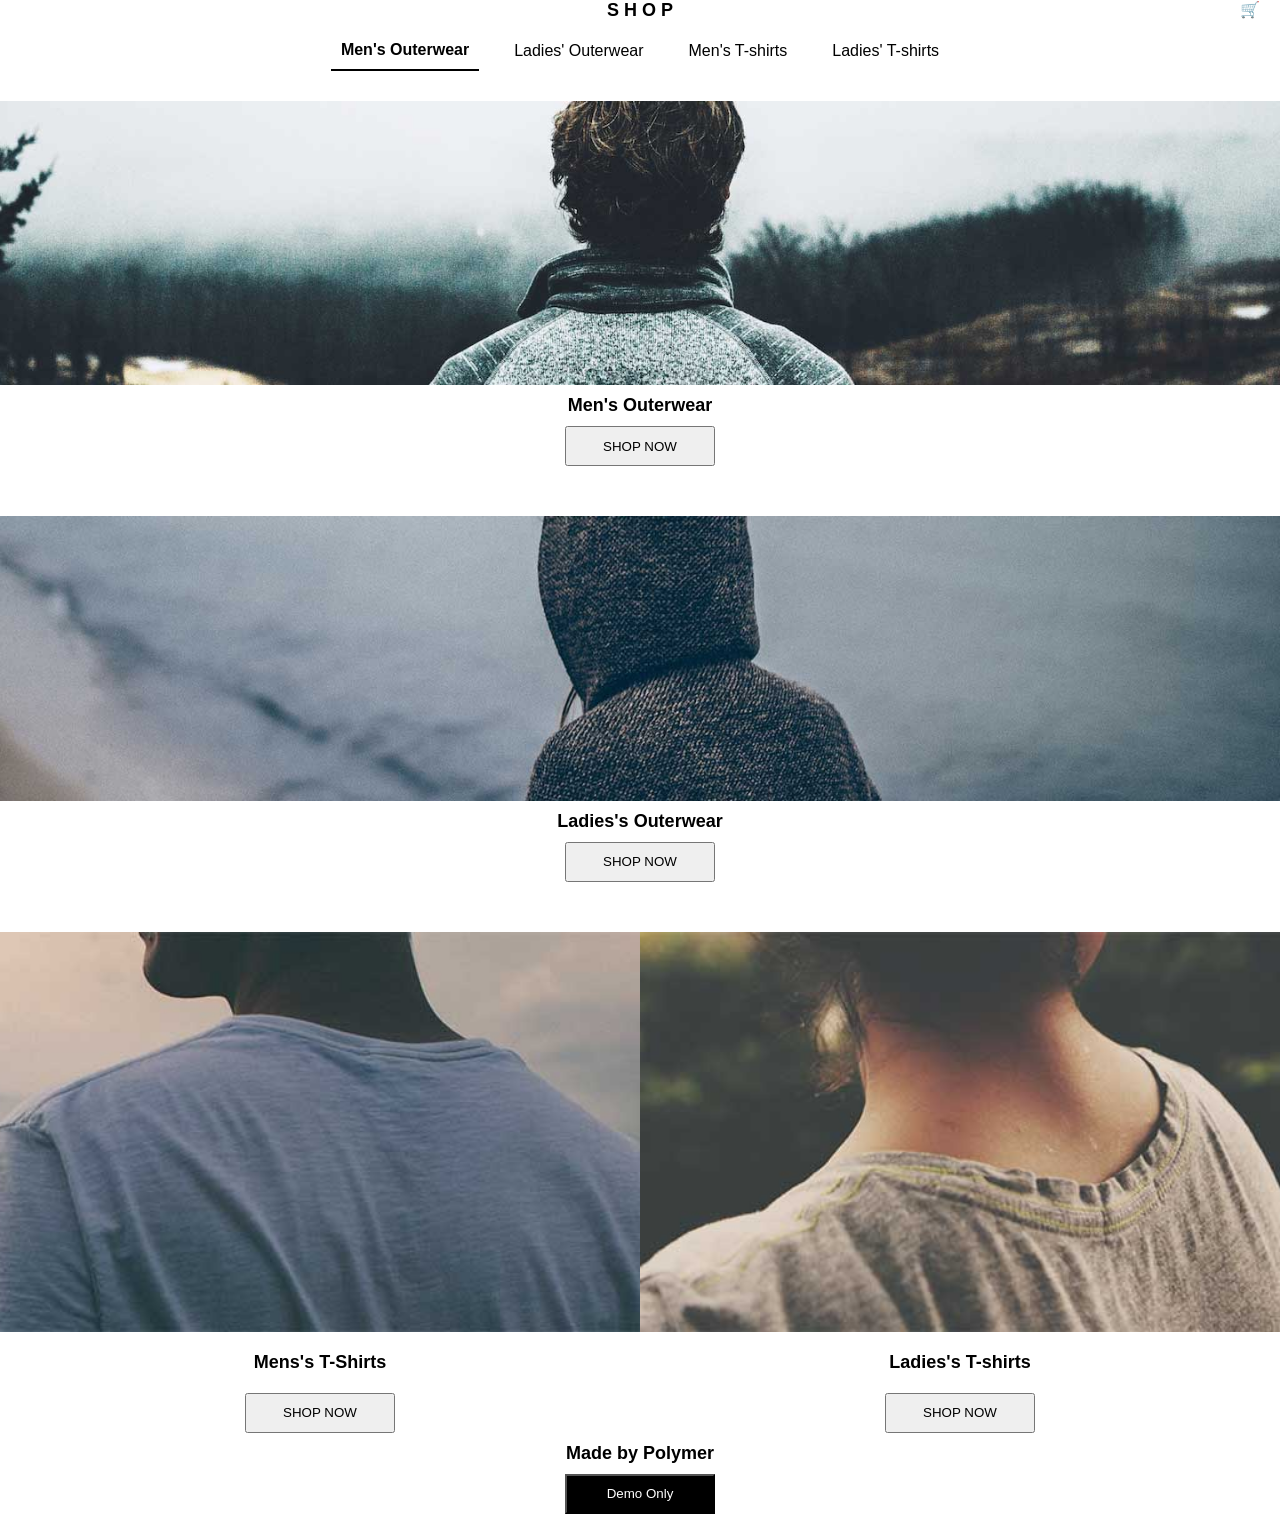
<file: index.html>
<!DOCTYPE html>
<html lang="en">
<head>
    <meta charset="UTF-8">
    <meta name="viewport" content="width=device-width, initial-scale=1.0">
    <title>Document</title>
    <link href = "reset.css" rel = "stylesheet"> 
    <link href = "styles.css" rel = "stylesheet">  

    
    
     
    
</head>
<body>
    <div class = "home-container">
        <a href="index.html"><div class="title">S H O P</div></a>
        <a href="cart.html"><div class="cart">🛒</div></a>
        <input type="checkbox" id="menu" class="hamberger">
            <label for="menu" class = "hamberger-symbol">☰</label>
       
        
        <div class="category-options">
            <input type="radio" id="mensoutwear-radio" name="category" checked>
            <input type="radio" id="ladiesoutwear-radio" name="category">
            <input type="radio" id="menstshirts-radio" name="category">
            <input type="radio" id="ladiestshirts-radio" name="category">
        </div>

        <div class="main">
            <div class="dup">
                

                <div class="navigator">
                    <a href="./item-listing-page.html#mensoutwear">Men's Outerwear</a>
                    <a href="./item-listing-page.html#ladiesOutWear">Ladies' Outerwear</a>
                    <a href="./item-listing-page.html#menstshirts">Men's T-shirts</a>
                    <a href="./item-listing-page.html#ladiestshirts">Ladies' T-shirts</a>
                </div>
            </div>

            
        </div>

        <div class = "menoutwear">
            <a href = "./item-listing-page.html#mensoutwear"><img src = './images/mensoutwear.png' alt = "menOutWear"></a>
            <div class = "title">Men's Outerwear</div>
            <a href = "./item-listing-page.html#mensoutwear"><div class = "shop"><button>SHOP NOW</button></div></a>


        </div>

        <div class = "ladiesoutwear">
            <a href = "./item-listing-page.html#ladiesOutWear"><img src = './images/ladiesoutwear.png' alt = "ladiesOutWear"></a>
            <div class = "title">Ladies's Outerwear</div>
            <a href = "./item-listing-page.html#ladiesOutWear"><div class = "shop"><button>SHOP NOW</button></div></a>


        </div>

        <div class = "tshirts">
            <div class = "tshirt-item">
                <a href = "./item-listing-page.html#menstshirts" class = "mens"><img src = './images/menstshirt.png' alt = "mentshirts"></a>
                <div class = "title">Mens's T-Shirts</div>
                <a href = "./item-listing-page.html#menstshirts"><div class = "shop"><button>SHOP NOW</button></div></a>
            </div>

            <div class = "tshirt-item">

                <a href = "./item-listing-page.html#ladiestshirts" class = "ladies"><img src = './images/ladiestshirt.png' alt = "ladiestshirts"></a>
                <div class = "title">Ladies's T-shirts</div>
                <a href = "./item-listing-page.html#ladiestshirts"><div class = "shop"><button>SHOP NOW</button></div></a>
            </div>
            
        </div>
        
        <div class = "footer">
            <a href = "https://polymer-library.polymer-project.org/3.0/docs/apps/"><div class = "title">Made by Polymer</div></a>
            <div class = "button"><button>Demo Only</button></div>



        </div>
    </div>

</body>
</html>
</file>
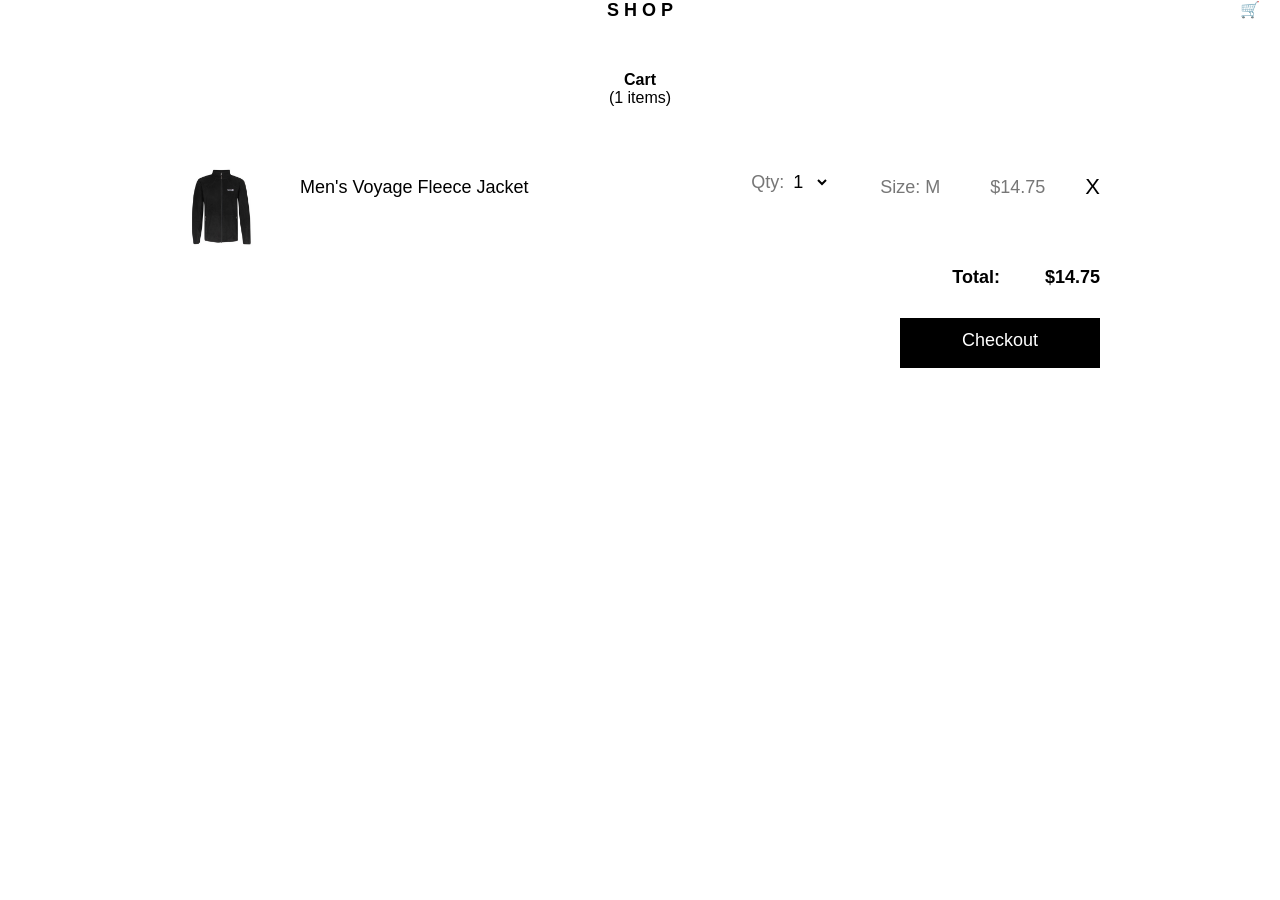
<file: cart.html>
<!DOCTYPE html>
<html lang="en">
<head>
    <meta charset="UTF-8">
    <meta name="viewport" content="width=device-width, initial-scale=1.0">
    <title>Document</title>
    
    <link href = "styles.css" rel = "stylesheet">  

    

    
    
     
    
</head>
<body>
    <div class = "cart-container">
        <a href="index.html"><div class="title">S H O P</div></a>
        <a href="cart.html"><div class="cart">🛒</div></a>
        <input type="checkbox" id="menu" class="hamberger">
            <label for="menu" class = "hamberger-symbol">☰</label>
       
        
        <div class="category-options">
            <input type="radio" id="mensoutwear-radio" name="category" checked>
            <input type="radio" id="ladiesoutwear-radio" name="category">
            <input type="radio" id="menstshirts-radio" name="category">
            <input type="radio" id="ladiestshirts-radio" name="category">
        </div>

        <div class="main">
            <div class="dup">
                

                <div class="navigator">
                    <a href="./item-listing-page.html#mensoutwear">Men's Outerwear</a>
                    <a href="./item-listing-page.html#ladiesOutWear">Ladies' Outerwear</a>
                    <a href="./item-listing-page.html#menstshirts">Men's T-shirts</a>
                    <a href="./item-listing-page.html#ladiestshirts">Ladies' T-shirts</a>
                </div>
            </div>

            
        </div>
        <div class = "category-item">
            <span class = "men">Cart</span>
            <span class = "number">(1 items)</span>
        </div>
        <main class = "cart-page">
           
                <div class = "cart-item">
                    <div class = "image-item"><img src = "./images/P10_mow.jpg" alt = "shirt"></div>
                    <h1 class = "item-name">Men's Voyage Fleece Jacket</h1>
                    <label class = "cart-remove"><input type = "checkbox" class = "remove-check">X</label>
                
            

                    <div class = "item-meta">
                        <span class = "quantity-details">Qty: 
                            <select>
                                <option>1</option>
                                <option>2</option>
                                <option>3</option>
                                <option>4</option>
                                <option>5</option>
                                <option>6</option>
                                <option>7</option>
                                <option>8</option>
                                <option>9</option>
                                <option>10</option>
                            </select>

                        </span>

                        <span class = "cart-item-size">Size:  M</span>
                        <span class = "cart-item-price">$14.75</span>
                    </div>
                </div>

                <div class="cart-summary">
                    <div class="cart-summary-row">
                        <span>Total:</span>
                        <span>$14.75</span>
                    </div>
                    <a href="checkout.html" class="checkout-button">Checkout</a>
                </div>
            


        </main>
</file>
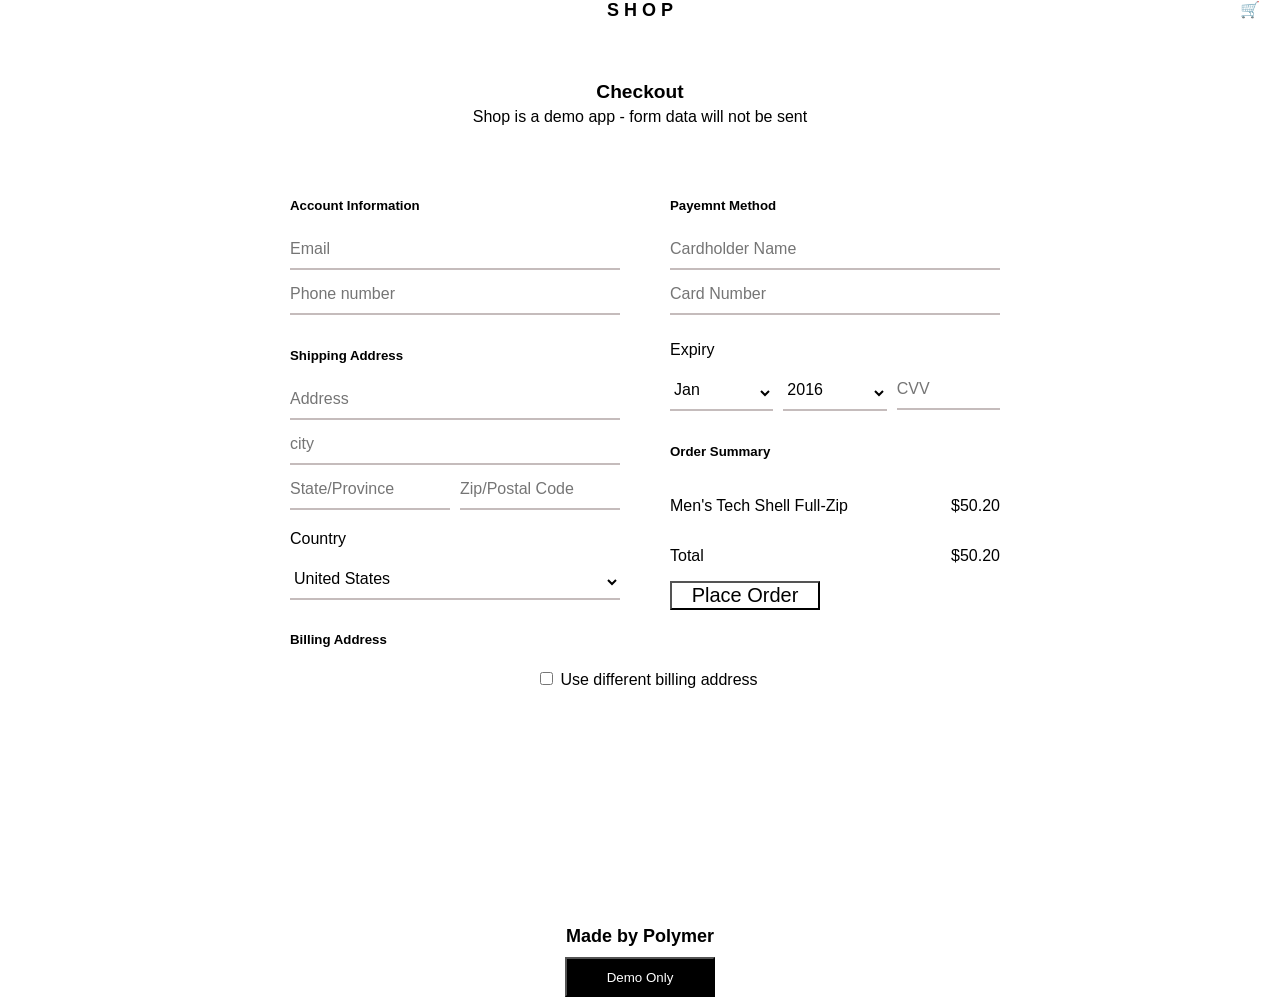
<file: checkout.html>
<!DOCTYPE html>
<html lang="en">
<head>
    <meta charset="UTF-8">
    <meta name="viewport" content="width=device-width, initial-scale=1.0">
    <title>Document</title>
    
    <link href = "styles.css" rel = "stylesheet"> 

    

</head>
<body>


    <div class = "checkout-container">
        <a href="index.html"><div class="title">S H O P</div></a>
        <a href="cart.html"><div class="cart">🛒</div></a>
        <input type="checkbox" id="menu" class="hamberger">
            <label for="menu" class = "hamberger-symbol">☰</label>
       
        
        <div class="category-options">
            <input type="radio" id="mensoutwear-radio" name="category" checked>
            <input type="radio" id="ladiesoutwear-radio" name="category">
            <input type="radio" id="menstshirts-radio" name="category">
            <input type="radio" id="ladiestshirts-radio" name="category">
        </div>

        <div class="main">
            <div class="dup">
                

                <div class="navigator">
                    <a href="./item-listing-page.html#mensoutwear">Men's Outerwear</a>
                    <a href="./item-listing-page.html#ladiesOutWear">Ladies' Outerwear</a>
                    <a href="./item-listing-page.html#menstshirts">Men's T-shirts</a>
                    <a href="./item-listing-page.html#ladiestshirts">Ladies' T-shirts</a>
                </div>
            </div>

            
        </div>
         <div class = "header">
            <span class = "head">Checkout</span>
            <span class = "details">Shop is a demo app - form data will not be sent</span>
         </div>
         <div class = "checkout">
            <div class = "shippingAddress">
                <h5 class = "Info">Account Information</h5>

                <div class = "email">
                    
                    <input type = "email" class = "line-input" placeholder="Email" required>
                </div>

                <div class = "phone">


                    <input type = "tel" class = "line-input" placeholder="Phone number">
                    
                </div>
                <h5 class = "shipping">Shipping Address</h5>
                <div class = "shipping">
                
                    <input type ="textarea" class = "line-input" placeholder="Address" required>
                </div>
                <div class = "city">
                
                    <input type ="text" class = "line-input" placeholder="city" required>
                </div>


                <div class = "stateandpin">
                    <span class = "state">
                    
                        <input type ="text" class = "line-input" placeholder="State/Province" required>

                    </span>
                    <span class = "zip">
                    
                        <input type ="text" class = "line-input" placeholder="Zip/Postal Code" required>

                    </span>
                </div>

                <div class = "country">
                    <p class = "name">Country</p>
                    <select class = "country">
                        <option>United States</option>
                        <option>Canada</option>
                        
                    </select>
                </div>

            
            
                <div class = "billing Address">
                    <h5 class = "billing">Billing Address</h5>
                    <label for = "billing">
                        <input type = "checkbox" id = "billing"> Use different billing address</label>
                    </label>

                </div>



            </div>

            <div class = "payment">
                <h5 class = "method">Payemnt Method</h5>
                <input type = "text" class = "line-input" placeholder="Cardholder Name" required>
                <br>
                <input type = "text" class = "line-input" placeholder = "Card Number" required>
                <br>

                <p class = "expiry">Expiry</p>
                <div class = "date">
                    
                    <select class = "month">
                        <option>Jan</option>
                        <option>Feb</option>
                        <option>Mar</option>
                        <option>Apr</option>
                        <option>May</option>
                        <option>Jun</option>
                        <option>Jul</option>
                        <option>Aug</option>
                        <option>Sep</option>
                        <option>Oct</option>
                        <option>Nov</option>
                        <option>Dec</option>
                    </select>

                    <select class = "year">
                        <option>2016</option>
                        <option>2017</option>
                        <option>2018</option>
                        <option>2019</option>
                        <option>2020</option>
                        <option>2021</option>
                        <option>2022</option>
                        <option>2023</option>
                        <option>2024</option>
                        <option>2025</option>
                        <option>2026</option>
                        
                    </select>
                
                    <span><input type = "text" class = "line-input" placeholder = "CVV"></span>

                </div>

                <div class = "ordersummary">
                    <h5 class = "summary">Order Summary</h5>
                    <div class = "details">
                        <p class = "ordername">Men's Tech Shell Full-Zip</p>
                        <p class = "price">$50.20</p>
                    </div>

                    <div class = "total">
                        <p class = "total">Total</p>
                        <p class = "totalprice">$50.20</p>
                    </div>
                </div>

                
                <div class = "order-button">
                    <button class = "placeorder">Place Order</button>
                </div>

            

                
            </div>

        </div>
        <div class = "footer">
            <a href = "https://polymer-library.polymer-project.org/3.0/docs/apps/"><div class = "title">Made by Polymer</div></a>
            <div class = "button"><button>Demo Only</button></div>

            </div>
        
    </div>
</file>
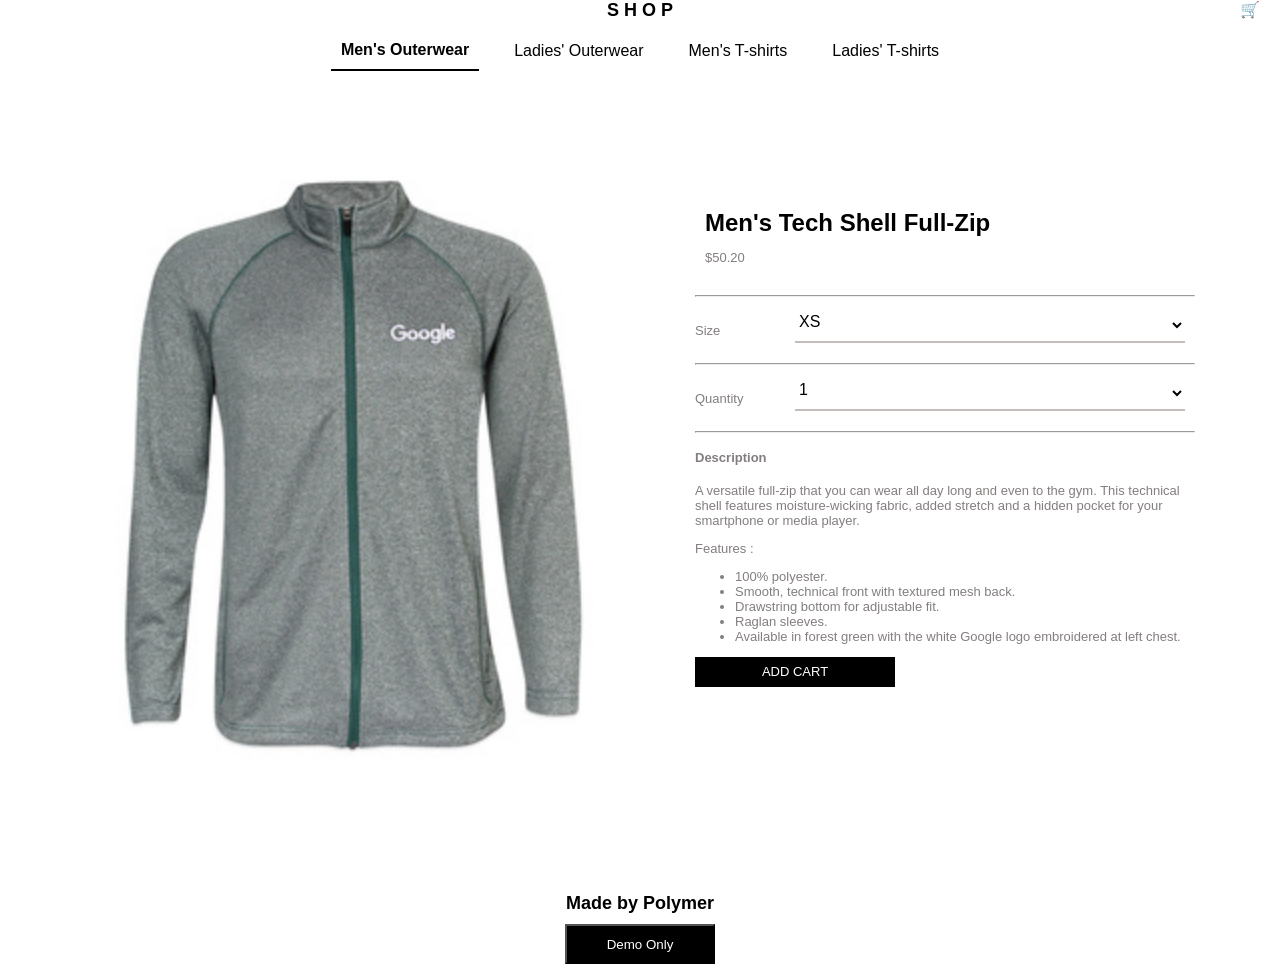
<file: each-item-page.html>
<!DOCTYPE html>
<html lang="en">
<head>
    <meta charset="UTF-8">
    <meta name="viewport" content="width=device-width, initial-scale=1.0">
    <title>Document</title>
     
    <link href = "styles.css" rel = "stylesheet">  
  
    
     
    
</head>
<body>
    <div class = "items-container">
        <a href="index.html"><div class="title">S H O P</div></a>
        <a href="cart.html"><div class="cart">🛒</div></a>
        <input type="checkbox" id="menu" class="hamberger">
            <label for="menu" class = "hamberger-symbol">☰</label>
       
        
        <div class="category-options">
            <input type="radio" id="mensoutwear-radio" name="category" checked>
            <input type="radio" id="ladiesoutwear-radio" name="category">
            <input type="radio" id="menstshirts-radio" name="category">
            <input type="radio" id="ladiestshirts-radio" name="category">
            
        </div>

        <div class="main">
            <div class="dup">
                

                <div class="navigator">
                    <a href="./item-listing-page.html#mensoutwear">Men's Outerwear</a>
                    <a href="./item-listing-page.html#ladiesOutWear">Ladies' Outerwear</a>
                    <a href="./item-listing-page.html#menstshirts">Men's T-shirts</a>
                    <a href="./item-listing-page.html#ladiestshirts">Ladies' T-shirts</a>
                </div>
            </div>

            
        </div>

        <div class = "item-description">
            <section id = "mens-item-description">
                <div class = "item-images"><img src = "./images/P1_mow.jpg"></div>
                <div class = "item-details">
                    <h1 class = "item-title">Men's Tech Shell Full-Zip</h1>
                    <p class = "item-price">$50.20</p>
                    <hr>
                    <div class = "item-size">
                    <span class = "size">Size</span>
                    <span class = "sizes">
                        <select>
                            <option>XS</option>
                            <option>S</option>
                            <option>M</option>
                            <option>L</option>
                            <option>XL</option>
                            

                        </select>
                    </span>
                    </div>
                    <hr>
                    <div class = "item-quantity">
                        <span class = "size">Quantity</span>
                        <span class = "sizes">
                            <select>
                                <option>1</option>
                                <option>2</option>
                                <option>3</option>
                                <option>4</option>
                                <option>5</option>
                                

                            </select>
                        </span>
                    </div>
                    <hr>

                    <div class = "description">
                        <h4>Description</h4>
                        <p>A versatile full-zip that you can wear all day long and even to the gym. This technical shell features moisture-wicking fabric, added stretch and a hidden pocket for your smartphone or media player.</p>
                    </div>

                    <div class = "features">
                        <p>Features : </p>
                        <ul class = "list-items">
                            <li>100% polyester.</li>
                            <li>Smooth, technical front with textured mesh back.</li>
                            <li>Drawstring bottom for adjustable fit.</li>
                            <li>Raglan sleeves.</li>
                            <li>Available in forest green with the white Google logo embroidered at left chest.</li>
                        </ul>
                    </div>

                    <div class = "add-cart"><a href = "cart.html" class = "add-cart-btn">ADD CART</a></div>

                </div>
            </section>
            <section id = "ladies-item-description">
                <div class = "item-images"><img src = "./images/P1_low.jpg"></div>
                <div class = "item-details">
                    <h1 class = "item-title">Ladies Modern Stretch Full Zip</h1>
                    <p class = "item-price">$41.20</p>
                    <hr>
                    <div class = "item-size">
                    <span class = "size">Size</span>
                    <span class = "sizes">
                        <select>
                            <option>XS</option>
                            <option>S</option>
                            <option>M</option>
                            <option>L</option>
                            <option>XL</option>
                            

                        </select>
                    </span>
                    </div>
                    <hr>
                    <div class = "item-quantity">
                        <span class = "size">Quantity</span>
                        <span class = "sizes">
                            <select>
                                <option>1</option>
                                <option>2</option>
                                <option>3</option>
                                <option>4</option>
                                <option>5</option>
                                

                            </select>
                        </span>
                    </div>
                    <hr>

                    <div class = "description">
                        <h4>Description</h4>
                        <p>With an updated fit and figure-flattering details, this full-zip combines ultra soft cotton with a dash of spandex to retain its shape all day long.</p>
                    </div>

                    <div class = "features">
                        <p>Features : </p>
                        <ul class = "list-items">
                            <li>96% cotton, 4% spandex.</li>
                            <li>Gently contoured silhouette & longer length design for a style that moves with you.</li>
                            <li>Self-fabric hood.</li>
                            <li>Dyed-to-match zipper.</li>
                            <li>Front slash pockets.</li>
                            <li>Open cuffs & hem.</li>
                            <li>Available in Mosaic Blue with the white Google logo embroidered at left chest. </li>
                        </ul>
                    </div>

                    <div class = "add-cart"><a href = "cart.html" class = "add-cart-btn">ADD CART</a></div>

                </div>
            </section>
            <section id = "mentshirts-item-description">
                <div class = "item-images"><img src = "./images/Product2-tshirt.jpg"></div>
                <div class = "item-details">
                    <h1 class = "item-title">Inbox - Subtle Actions T-shirt</h1>
                    <p class = "item-price">$17.05</p>
                    <hr>
                    <div class = "item-size">
                    <span class = "size">Size</span>
                    <span class = "sizes">
                        <select>
                            <option>XS</option>
                            <option>S</option>
                            <option>M</option>
                            <option>L</option>
                            <option>XL</option>
                            

                        </select>
                    </span>
                    </div>
                    <hr>
                    <div class = "item-quantity">
                        <span class = "size">Quantity</span>
                        <span class = "sizes">
                            <select>
                                <option>1</option>
                                <option>2</option>
                                <option>3</option>
                                <option>4</option>
                                <option>5</option>
                                

                            </select>
                        </span>
                    </div>
                    <hr>

                    <div class = "description">
                        <h4>Description</h4>
                        <p>Sometimes even the subtlest of actions can make a big difference. This tee highlights all of the icons & features available in your Gmail inbox!</p>
                    </div>

                    <div class = "features">
                        <p>Features : </p>
                        <ul class = "list-items">
                            <li>60% polyester.</li>
                            <li>Available in charcoal heather with the inbox icons screenprinted at front chest and inbox tag sewn onto left sleeve.</li>
                           
                        </ul>
                    </div>

                    <div class = "add-cart"><a href = "cart.html" class = "add-cart-btn">ADD CART</a></div>

                </div>
            </section>
            <section id = "ladiestshirts-item-description">
                <div class = "item-images"><img src = "./images/p1.jpg"></div>
                <div class = "item-details">
                    <h1 class = "item-title">Ladies Chrome T-Shirt</h1>
                    <p class = "item-price">$13.30</p>
                    <hr>
                    <div class = "item-size">
                    <span class = "size">Size</span>
                    <span class = "sizes">
                        <select>
                            <option>XS</option>
                            <option>S</option>
                            <option>M</option>
                            <option>L</option>
                            <option>XL</option>
                            

                        </select>
                    </span>
                    </div>
                    <hr>
                    <div class = "item-quantity">
                        <span class = "size">Quantity</span>
                        <span class = "sizes">
                            <select>
                                <option>1</option>
                                <option>2</option>
                                <option>3</option>
                                <option>4</option>
                                <option>5</option>
                                

                            </select>
                        </span>
                    </div>
                    <hr>

                    <div class = "description">
                        <h4>Description</h4>
                        <p>The best of three fabrics combined into one seductively-soft tee.</p>
                    </div>

                    <div class = "features">
                        <p>Features : </p>
                        <ul class = "list-items">
                            <li>50% polyester, 25% combed and ring-spun cotton, 25% rayon.</li>
                            <li>Side-seamed.</li>
                            <li>Semi-relaxed fit.</li>
                            <li>Raglan sleeves.</li>
                            <li>Available in heather blue with the white Google Chrome logo screenprinted at center chest. </li>
                        </ul>
                    </div>

                    <div class = "add-cart"><a href = "cart.html" class = "add-cart-btn">ADD CART</a></div>

                </div>
            </section>
        </div>

        
        

            <div class = "footer">
                <a href = "https://polymer-library.polymer-project.org/3.0/docs/apps/"><div class = "title">Made by Polymer</div></a>
                <div class = "button"><button>Demo Only</button></div>



            </div>
        </div>
</file>
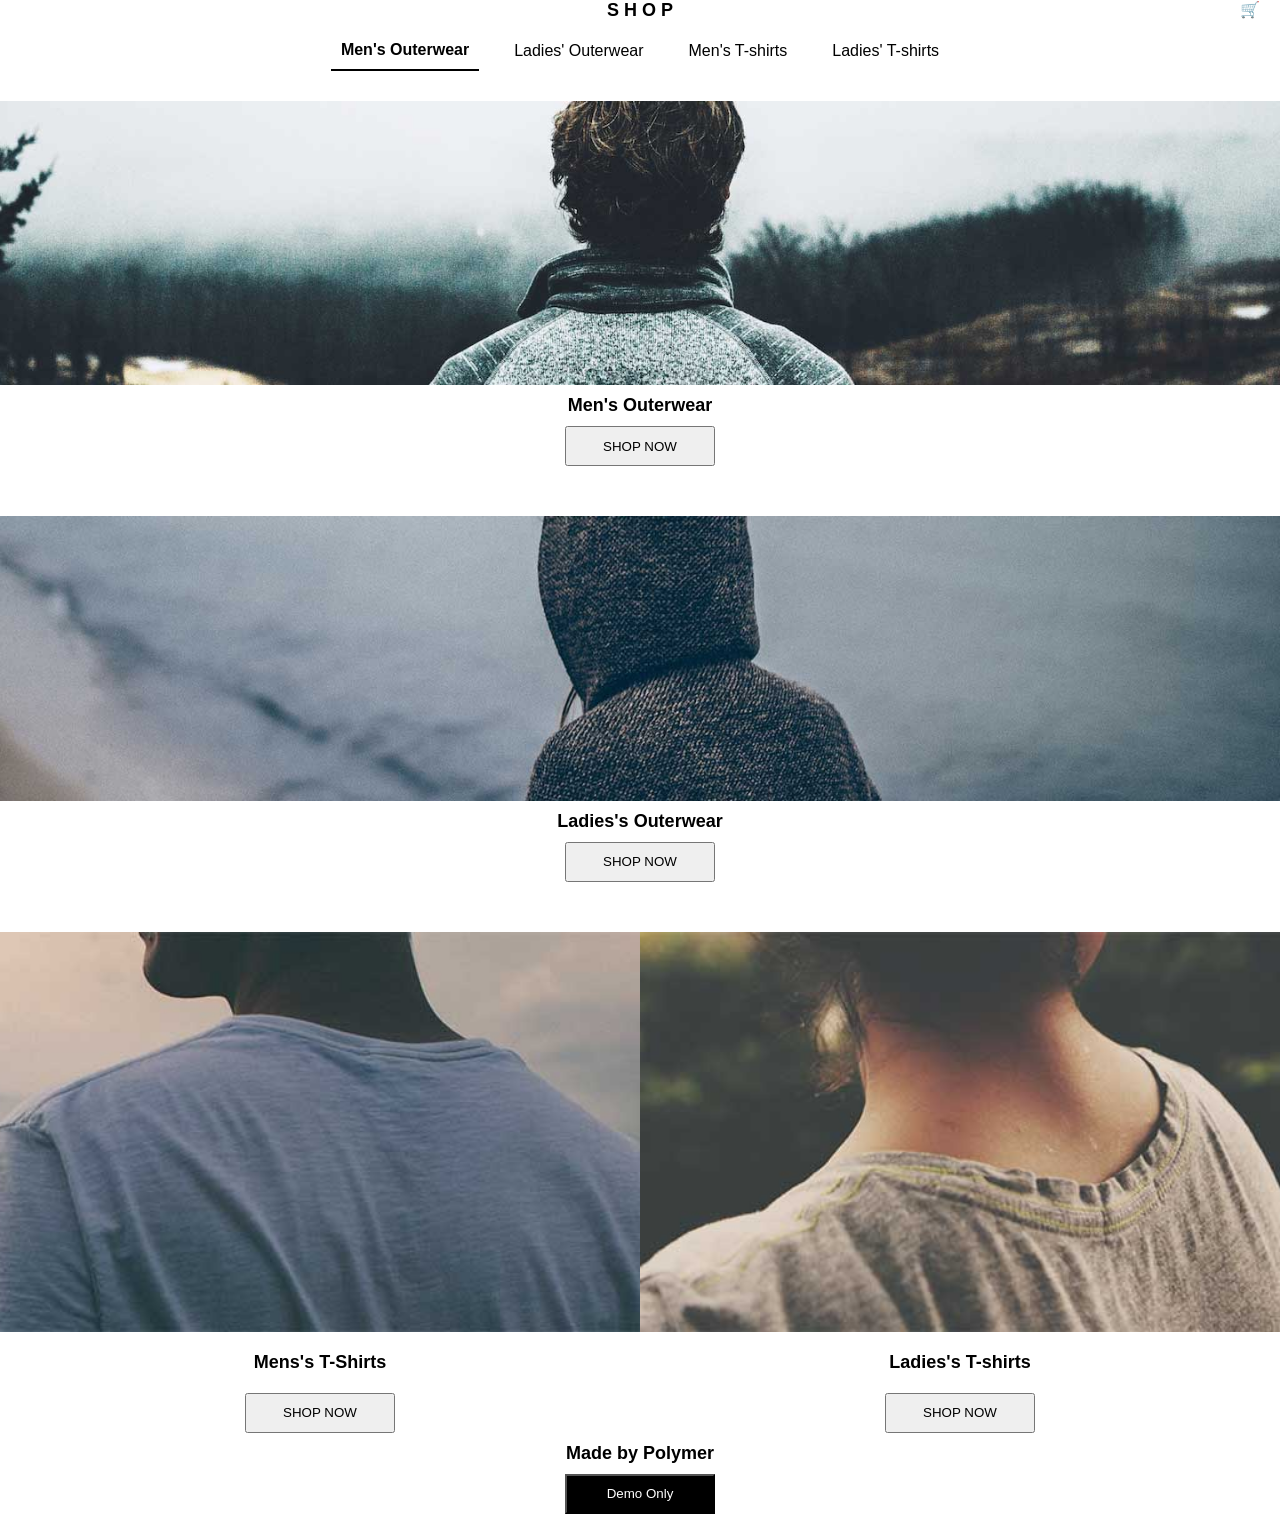
<file: home.html>
<!DOCTYPE html>
<html lang="en">
<head>
    <meta charset="UTF-8">
    <meta name="viewport" content="width=device-width, initial-scale=1.0">
    <title>Document</title>
    <link href = "reset.css" rel = "stylesheet"> 
    <link href = "styles.css" rel = "stylesheet">  

    
    
     
    
</head>
<body>
    <div class = "home-container">
        <a href="home.html"><div class="title">S H O P</div></a>
        <a href="cart.html"><div class="cart">🛒</div></a>
        <input type="checkbox" id="menu" class="hamberger">
            <label for="menu" class = "hamberger-symbol">☰</label>
       
        
        <div class="category-options">
            <input type="radio" id="mensoutwear-radio" name="category" checked>
            <input type="radio" id="ladiesoutwear-radio" name="category">
            <input type="radio" id="menstshirts-radio" name="category">
            <input type="radio" id="ladiestshirts-radio" name="category">
        </div>

        <div class="main">
            <div class="dup">
                

                <div class="navigator">
                    <a href="./item-listing-page.html#mensoutwear">Men's Outerwear</a>
                    <a href="./item-listing-page.html#ladiesOutWear">Ladies' Outerwear</a>
                    <a href="./item-listing-page.html#menstshirts">Men's T-shirts</a>
                    <a href="./item-listing-page.html#ladiestshirts">Ladies' T-shirts</a>
                </div>
            </div>

            
        </div>

        <div class = "menoutwear">
            <a href = "./item-listing-page.html#mensoutwear"><img src = './images/mensoutwear.png' alt = "menOutWear"></a>
            <div class = "title">Men's Outerwear</div>
            <a href = "./item-listing-page.html#mensoutwear"><div class = "shop"><button>SHOP NOW</button></div></a>


        </div>

        <div class = "ladiesoutwear">
            <a href = "./item-listing-page.html#ladiesOutWear"><img src = './images/ladiesoutwear.png' alt = "ladiesOutWear"></a>
            <div class = "title">Ladies's Outerwear</div>
            <a href = "./item-listing-page.html#ladiesOutWear"><div class = "shop"><button>SHOP NOW</button></div></a>


        </div>

        <div class = "tshirts">
            <div class = "tshirt-item">
                <a href = "./item-listing-page.html#menstshirts" class = "mens"><img src = './images/menstshirt.png' alt = "mentshirts"></a>
                <div class = "title">Mens's T-Shirts</div>
                <a href = "./item-listing-page.html#menstshirts"><div class = "shop"><button>SHOP NOW</button></div></a>
            </div>

            <div class = "tshirt-item">

                <a href = "./item-listing-page.html#ladiestshirts" class = "ladies"><img src = './images/ladiestshirt.png' alt = "ladiestshirts"></a>
                <div class = "title">Ladies's T-shirts</div>
                <a href = "./item-listing-page.html#ladiestshirts"><div class = "shop"><button>SHOP NOW</button></div></a>
            </div>
            
        </div>
        
        <div class = "footer">
            <a href = "https://polymer-library.polymer-project.org/3.0/docs/apps/"><div class = "title">Made by Polymer</div></a>
            <div class = "button"><button>Demo Only</button></div>



        </div>
    </div>

</body>
</html>
</file>
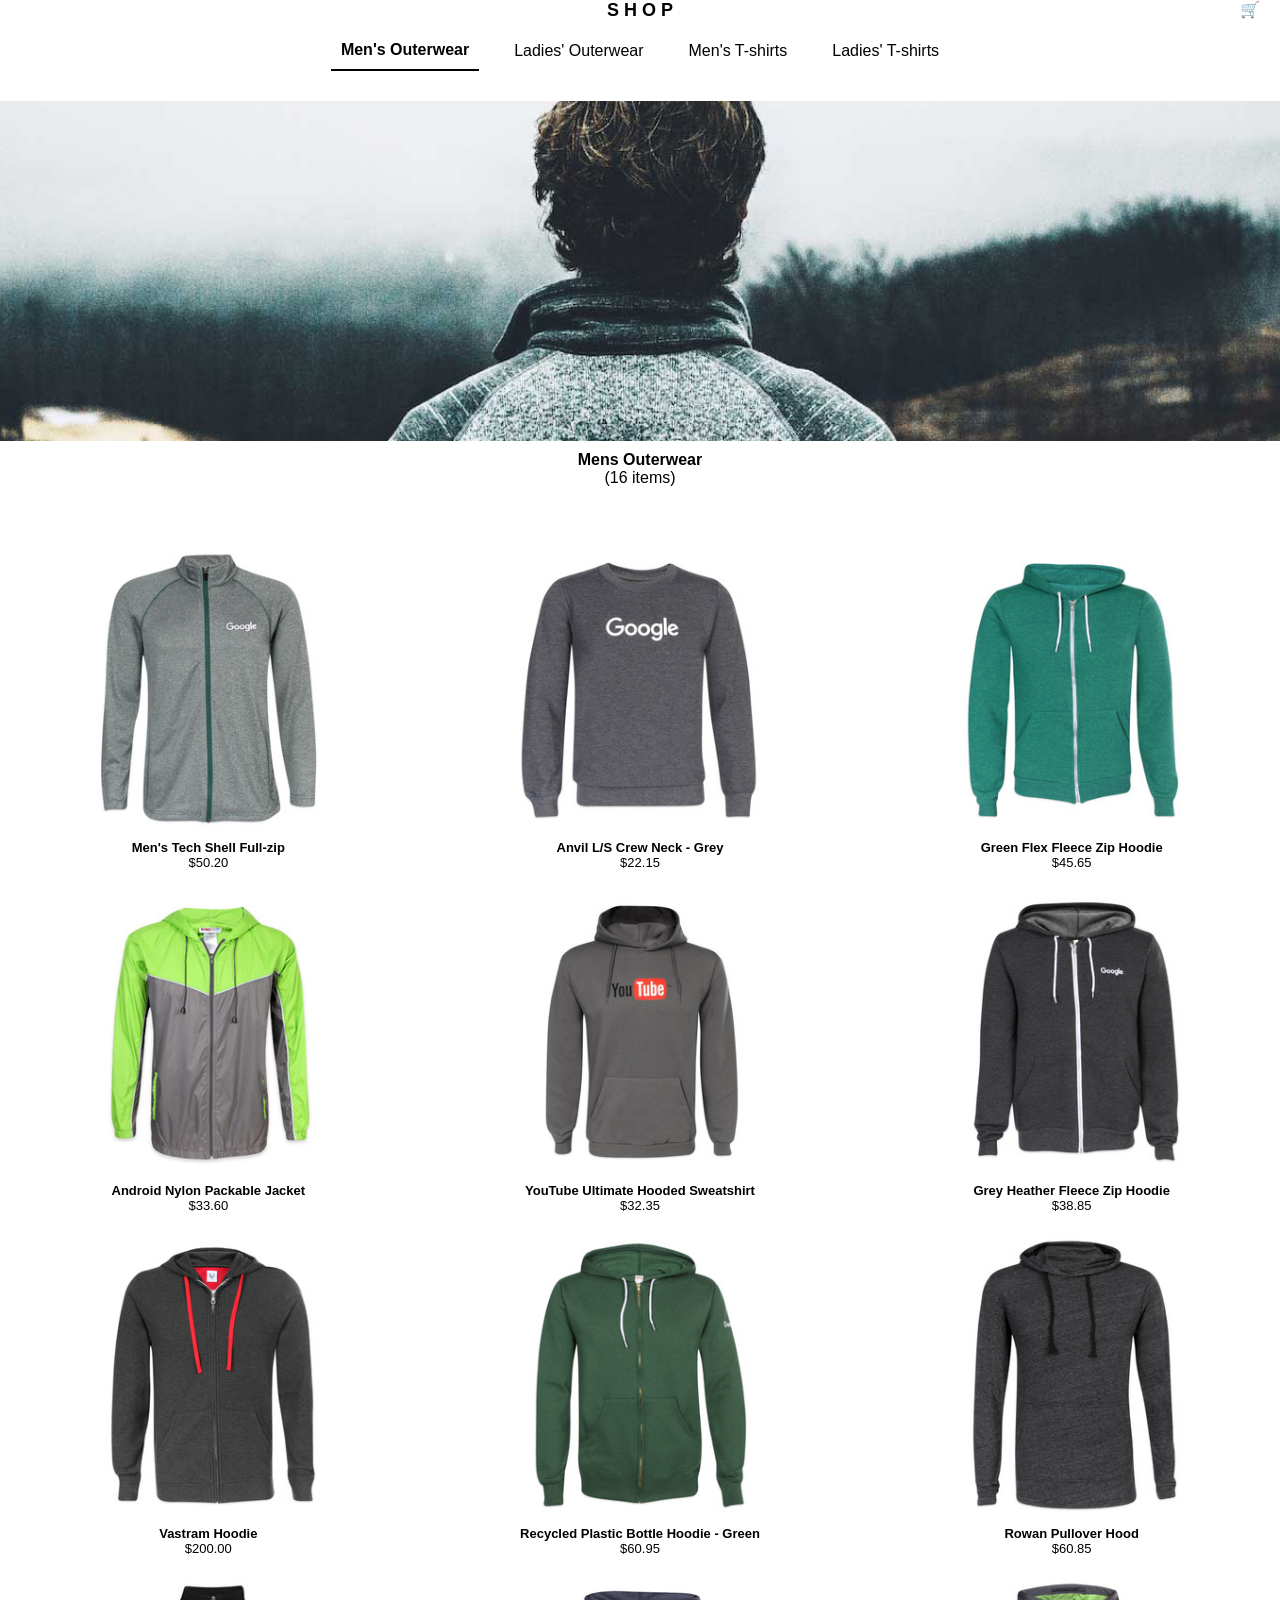
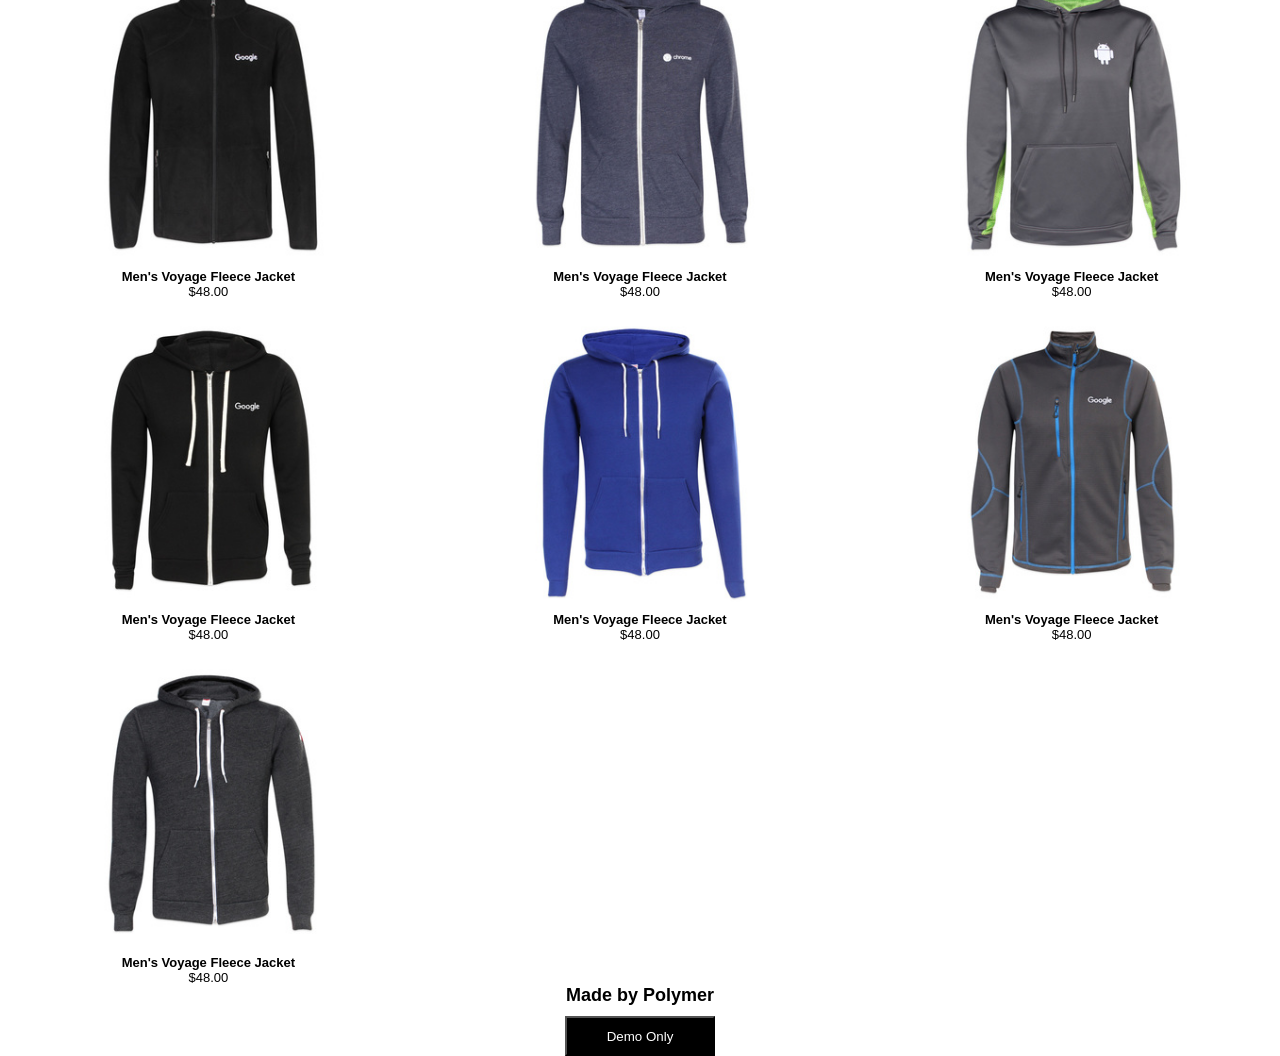
<file: item-listing-page.html>
<!DOCTYPE html>
<html lang="en">
<head>
    <meta charset="UTF-8">
    <meta name="viewport" content="width=device-width, initial-scale=1.0">
    <title>Document</title>
    <link href = "reset.css" rel = "stylesheet"> 
     <link href = "styles.css" rel = "stylesheet"> 
    
</head>
<body>
    <div class="page-container">
        <a href="index.html"><div class="title">S H O P</div></a>
        <a href="cart.html"><div class="cart">🛒</div></a>
        <input type="checkbox" id="menu" class="hamberger">
        <label for="menu" class = "hamberger-symbol">☰</label>
        <div class="category-options">
            <input type="radio" id="mensoutwear-radio" name="category" checked>
            <input type="radio" id="ladiesoutwear-radio" name="category">
            <input type="radio" id="menstshirts-radio" name="category">
            <input type="radio" id="ladiestshirts-radio" name="category">
        </div>

        <div class="main">
            <div class="dup">
               

                <div class="navigator">
                    <a href="#mensoutwear">Men's Outerwear</a>
                    <a href="#ladiesOutWear">Ladies' Outerwear</a>
                    <a href="#menstshirts">Men's T-shirts</a>
                    <a href="#ladiestshirts">Ladies' T-shirts</a>

                    
                </div>
            </div>

            
           
        </div>

        <div class = "products">

            <section id = "mensoutwear">
                <div class = "title-image">
                <a href = ""><img src = "./images/mensoutwear.png" alt = "mensoutwear"></a>
                </div>
                <div class = "category-item">
                    <span class = "men">Mens Outerwear</span>
                    <span class = "number">(16 items)</span>
                </div>
                <div class = "items">
                    <div class = "item1">
                        <a href = "each-item-page.html#mens-item-description"><img src = "./images/P1_mow.jpg"></a>
                        <a href = ""><span class = "name">Men's Tech Shell Full-zip</span></a>
                        <a href = ""><span class = "cost">$50.20</span></a>
                    </div>
                    <div class = "item1">
                        <a href = "each-item-page.html#mens-item-description"><img src = "./images/P2_mow.jpg"></a>
                        <a href = ""><span class = "name">Anvil L/S Crew Neck - Grey</h6></a>
                        <a href = ""><span class = "cost">$22.15</p></a>
                    </div>
                    <div class = "item1">
                        <a href = "each-item-page.html#mens-item-description"><img src = "./images/P3_mow.jpg"></a>
                        <a href = ""><span class = "name">Green Flex Fleece Zip Hoodie</h6></a>
                        <a href = ""><span class = "cost">$45.65</p></a>
                    </div>
                    <div class = "item1">
                        <a href = "each-item-page.html#mens-item-description"><img src = "./images/P4_mow.jpg"></a>
                        <a href = ""><span class = "name">Android Nylon Packable Jacket</h6></a>
                        <a href = ""><span class = "cost">$33.60</p></a>
                    </div>
                    <div class = "item1">
                        <a href = "each-item-page.html#mens-item-description"><img src = "./images/P5_mow.jpg"></a>
                        <a href = ""><span class = "name">YouTube Ultimate Hooded Sweatshirt</h6></a>
                        <a href = ""><span class = "cost">$32.35</p></a>
                    </div>
                    <div class = "item1">
                        <a href = "each-item-page.html#mens-item-description"><img src = "./images/P6_mow.jpg"></a>
                        <a href = ""><span class = "name">Grey Heather Fleece Zip Hoodie</h6></a>
                        <a href = ""><span class = "cost">$38.85</p></a>
                    </div>
                    <div class = "item1">
                        <a href = "each-item-page.html#mens-item-description"><img src = "./images/P7_mow.jpg"></a>
                        <a href = ""><span class = "name">Vastram Hoodie</h6></a>
                        <a href = ""><span class = "cost">$200.00</p></a>
                    </div>
                    <div class = "item1">
                        <a href = "each-item-page.html#mens-item-description"><img src = "./images/P8_mow.jpg"></a>
                        <a href = ""><span class = "name">Recycled Plastic Bottle Hoodie - Green</h6></a>
                        <a href = ""><span class = "cost">$60.95</p></a>
                    </div>
                    <div class = "item1">
                        <a href = "each-item-page.html#mens-item-description"><img src = "./images/P9_mow.jpg"></a>
                        <a href = ""><span class = "name">Rowan Pullover Hood</h6></a>
                        <a href = ""><span class = "cost">$60.85</p></a>
                    </div>
                    <div class = "item1">
                        <a href = "each-item-page.html#mens-item-description"><img src = "./images/P10_mow.jpg"></a>
                        <a href = ""><span class = "name">Men's Voyage Fleece Jacket</h6></a>
                        <a href = ""><span class = "cost">$48.00</p></a>
                    </div>
                    <div class = "item1">
                        <a href = "each-item-page.html#mens-item-description"><img src = "./images/P11_mow.jpg"></a>
                        <a href = ""><span class = "name">Men's Voyage Fleece Jacket</h6></a>
                        <a href = ""><span class = "cost">$48.00</p></a>
                    </div>
                    <div class = "item1">
                        <a href = "each-item-page.html#mens-item-description"><img src = "./images/P12_mow.jpg"</a>
                        <a href = ""><span class = "name">Men's Voyage Fleece Jacket</h6></a>
                        <a href = ""><span class = "cost">$48.00</p></a>
                    </div>
                    <div class = "item1">
                        <a href = "each-item-page.html#mens-item-description"><img src = "./images/P13_mow.jpg"></a>
                        <a href = ""><span class = "name">Men's Voyage Fleece Jacket</h6></a>
                        <a href = ""><span class = "cost">$48.00</p></a>
                    </div>
                    <div class = "item1">
                        <a href = "each-item-page.html#mens-item-description"><img src = "./images/P14_mow.jpg"></a>
                        <a href = ""><span class = "name">Men's Voyage Fleece Jacket</h6></a>
                        <a href = ""><span class = "cost">$48.00</p></a>
                    </div>
                    <div class = "item1">
                        <a href = "each-item-page.html#mens-item-description"><img src = "./images/P15_mow.jpg"></a>
                        <a href = ""><span class = "name">Men's Voyage Fleece Jacket</h6></a>
                        <a href = ""><span class = "cost">$48.00</p></a>
                    </div>
                    <div class = "item1">
                        <a href = "each-item-page.html#mens-item-description"><img src = "./images/P16_mow.jpg"></a>
                        <a href = ""><span class = "name">Men's Voyage Fleece Jacket</h6></a>
                        <a href = ""><span class = "cost">$48.00</p></a>
                    </div>
                
                </div>
            </section>

            <section id = "ladiesOutWear">
                <div class = "title-image">
                <a href = ""><img src = "./images/ladiesoutwear.png" alt = "mensoutwear"></a>
                </div>
                <div class = "category-item">
                    <span class = "men">Ladies Outerwear</span>
                    <span class = "number">(6 items)</span>
                </div>

            <div class = "items">
                    <div class = "item1">
                        <a href = "each-item-page.html#ladies-item-description"><img src = "./images/P1_low.jpg"</a>
                        <a href = ""><span class = "name">Ladies Modern Stretch Full-zip</h6></a>
                        <a href = ""><span class = "cost">$41.60</p></a>
                    </div>
                    <div class = "item1">
                        <a href = "each-item-page.html#ladies-item-description"><img src = "./images/P2_low.jpg"</a>
                        <a href = ""><span class = "name">Ladies colorblock Wind Jacket</h6></a>
                        <a href = ""><span class = "cost">$45.90</p></a>
                    </div>
                    <div class = "item1">
                        <a href = "each-item-page.html#ladies-item-description"><img src = "./images/P3_low.jpg"</a>
                        <a href = ""><span class = "name">Ladies Voyage Fleece Jacket</h6></a>
                        <a href = ""><span class = "cost">$48.00</p></a>
                    </div>
                    <div class = "item1">
                        <a href = "each-item-page.html#ladies-item-description"><img src = "./images/P4_low.jpg"</a>
                        <a href = ""><span class = "name">Ladies Pullover L/s Hood</h6></a>
                        <a href = ""><span class = "cost">$36.50</p></a>
                    </div>
                    <div class = "item1">
                        <a href = "each-item-page.html#ladies-item-description"><img src = "./images/P5_low.jpg"</a>
                        <a href = ""><span class = "name">Ladies Sonoma Hybrid Knit Jacket</h6></a>
                        <a href = ""><span class = "cost">$84.85</p></a>
                    </div>
                    <div class = "item1">
                        <a href = "each-item-page.html#ladies-item-description"><img src = "./images/P6_low.jpg"</a>
                        <a href = ""><span class = "name">Ladies Yerba Knit Quarter Zip</h6></a>
                        <a href = ""><span class = "cost">$64.20</p></a>
                    </div>
                </div>
            </section>

            <section id = "menstshirts">
                <div class = "title-image">
                <a href = ""><img src = "./images/menstshirt.png" alt = "mensoutwear"></a>
                </div>
                <div class = "category-item">
                    <span class = "men">Mens T-shirts</span>
                    <span class = "number">(16 items)</span>
                </div>
                <div class = "items">
                    <div class = "item1">
                        <a href = "each-item-page.html#mentshirts-item-description"><img src = "./images/Product1-tshirt.jpg"</a>
                        <a href = ""><span class = "name">Youtube Organic Cotton T-shirt - Grey</h6></a>
                        <a href = ""><span class = "cost">$14.75</p></a>
                    </div>
                    <div class = "item1">
                        <a href = "each-item-page.html#mentshirts-item-description"><img src = "./images/Product2-tshirt.jpg"</a>
                        <a href = ""><span class = "name">Inbox - Subtle Actions T-shirt</h6></a>
                        <a href = ""><span class = "cost">$17.05</p></a>
                    </div>
                    <div class = "item1">
                        <a href = "each-item-page.html#mentshirts-item-description"><img src = "./images/Product3-tshirt.jpg"</a>
                        <a href = ""><span class = "name">Adult Android Superhero T-shirt</h6></a>
                        <a href = ""><span class = "cost">$14.95</p></a>
                    </div>
                    <div class = "item1">
                        <a href = "each-item-page.html#mentshirts-item-description"><img src = "./images/Product4-tshirt.jpg"</a>
                        <a href = ""><span class = "name">Men's Vintage Heather T-shirt</h6></a>
                        <a href = ""><span class = "cost">$15.80</p></a>
                    </div>
                    <div class = "item1">
                        <a href = "each-item-page.html#mentshirts-item-description"><img src = "./images/Product5-tshirt.jpg"</a>
                        <a href = ""><span class = "name">Basic Black T-shirt</h6></a>
                        <a href = ""><span class = "cost">$16.90</p></a>
                    </div>
                    <div class = "item1">
                        <a href = "each-item-page.html#mentshirts-item-description"><img src = "./images/Product6-tshirt.jpg"</a>
                        <a href = ""><span class = "name">Local Guider T-shirt</h6></a>
                        <a href = ""><span class = "cost">$15.70</p></a>
                    </div>
                    <div class = "item1">
                        <a href = "each-item-page.html#mentshirts-item-description"><img src = "./images/Product7-tshirt.jpg"</a>
                        <a href = ""><span class = "name">Go Gopher T-shirt in Teal</h6></a>
                        <a href = ""><span class = "cost">$10.95</p></a>
                    </div>
                    <div class = "item1">
                        <a href = "each-item-page.html#mentshirts-item-description"><img src = "./images/Product4-tshirt.jpg"</a>
                        <a href = ""><span class = "name">Men's Vintage Heather T-shirt</h6></a>
                        <a href = ""><span class = "cost">$15.80</p></a>
                    </div>
                </div>
            </section>

            <section id = "ladiestshirts">
                <div class = "title-image">
                    <a href = ""><img src = "./images/ladiestshirt.png" alt = "mensoutwear"></a>
                </div>
                <div class = "category-item">
                    <span class = "men">Ladies T-Shirts</span>
                    <span class = "number">(10 items)</span>
                </div>
                <div class = "items">
                    <div class = "item1">
                        <a href = "each-item-page.html#ladiestshirts-item-description"><img src = "./images/p1.jpg"</a>
                        <a href = ""><span class = "name">Ladies Chrome T-shirt</h6></a>
                        <a href = ""><span class = "cost">$13.30</p></a>
                    </div>
                    <div class = "item1">
                        <a href = "each-item-page.html#ladiestshirts-item-description"><img src = "./images/p2.jpg"</a>
                        <a href = ""><span class = "name">Ladies Google New York T-shirt</h6></a>
                        <a href = ""><span class = "cost">$18.35</p></a>
                    </div>
                    <div class = "item1">
                        <a href = "each-item-page.html#ladiestshirts-item-description"><img src = "./images/p3.jpg"</a>
                        <a href = ""><span class = "name">Ladies Gmail T-shirt</h6></a>
                        <a href = ""><span class = "cost">$16.40</p></a>
                    </div>
                    <div class = "item1">
                        <a href = "each-item-page.html#ladiestshirts-item-description"><img src = "./images/p4.jpg"</a>
                        <a href = ""><span class = "name">Ladies G Logo White T-shirt</h6></a>
                        <a href = ""><span class = "cost">$13.30</p></a>
                    </div>
                    <div class = "item1">
                        <a href = "each-item-page.html#ladiestshirts-item-description"><img src = "./images/p5.jpg"</a>
                        <a href = ""><span class = "name">Ladies Tri-Blend V-Neck T-shirt</h6></a>
                        <a href = ""><span class = "cost">$35.35</p></a>
                    </div>
                    <div class = "item1">
                        <a href = "each-item-page.html#ladiestshirts-item-description"><img src = "./images/p6.jpg"</a>
                        <a href = ""><span class = "name">Bella Ladies Favorite Tee</h6></a>
                        <a href = ""><span class = "cost">$10.50</p></a>
                    </div>
                    <div class = "item1">
                        <a href = "each-item-page.html#ladiestshirts-item-description"><img src = "./images/p7.jpg"</a>
                        <a href = ""><span class = "name">Ladies Bamboo T-shirt</h6></a>
                        <a href = ""><span class = "cost">$200.00</p></a>
                    </div>
                    <div class = "item1">
                        <a href = "each-item-page.html#ladiestshirts-item-description"><img src = "./images/p8.jpg"</a>
                        <a href = ""><span class = "name">Ladies L/S Colorblock Raglon</h6></a>
                        <a href = ""><span class = "cost">$60.95</p></a>
                    </div>
                    <div class = "item1">
                        <a href = "each-item-page.html#ladiestshirts-item-description"><img src = "./images/p9.jpg"</a>
                        <a href = ""><span class = "name">Bella Scoop-Neck Ladies T-Shirt</h6></a>
                        <a href = ""><span class = "cost">$60.85</p></a>
                    </div>
                    <div class = "item1">
                        <a href = "each-item-page.html#ladiestshirts-item-description"><img src = "./images/p10.jpg"</a>
                        <a href = ""><span class = "name">Ladies Not For Sale T-shirt</h6></a>
                        <a href = ""><span class = "cost">$48.00</p></a>
                    </div>
                

                </div>



            </section>
            <div class = "footer">
                <a href = "https://polymer-library.polymer-project.org/3.0/docs/apps/"><div class = "title">Made by Polymer</div></a>
                <div class = "button"><button>Demo Only</button></div>



            </div>
        </div>
    </div>
</body>
</html>
</file>
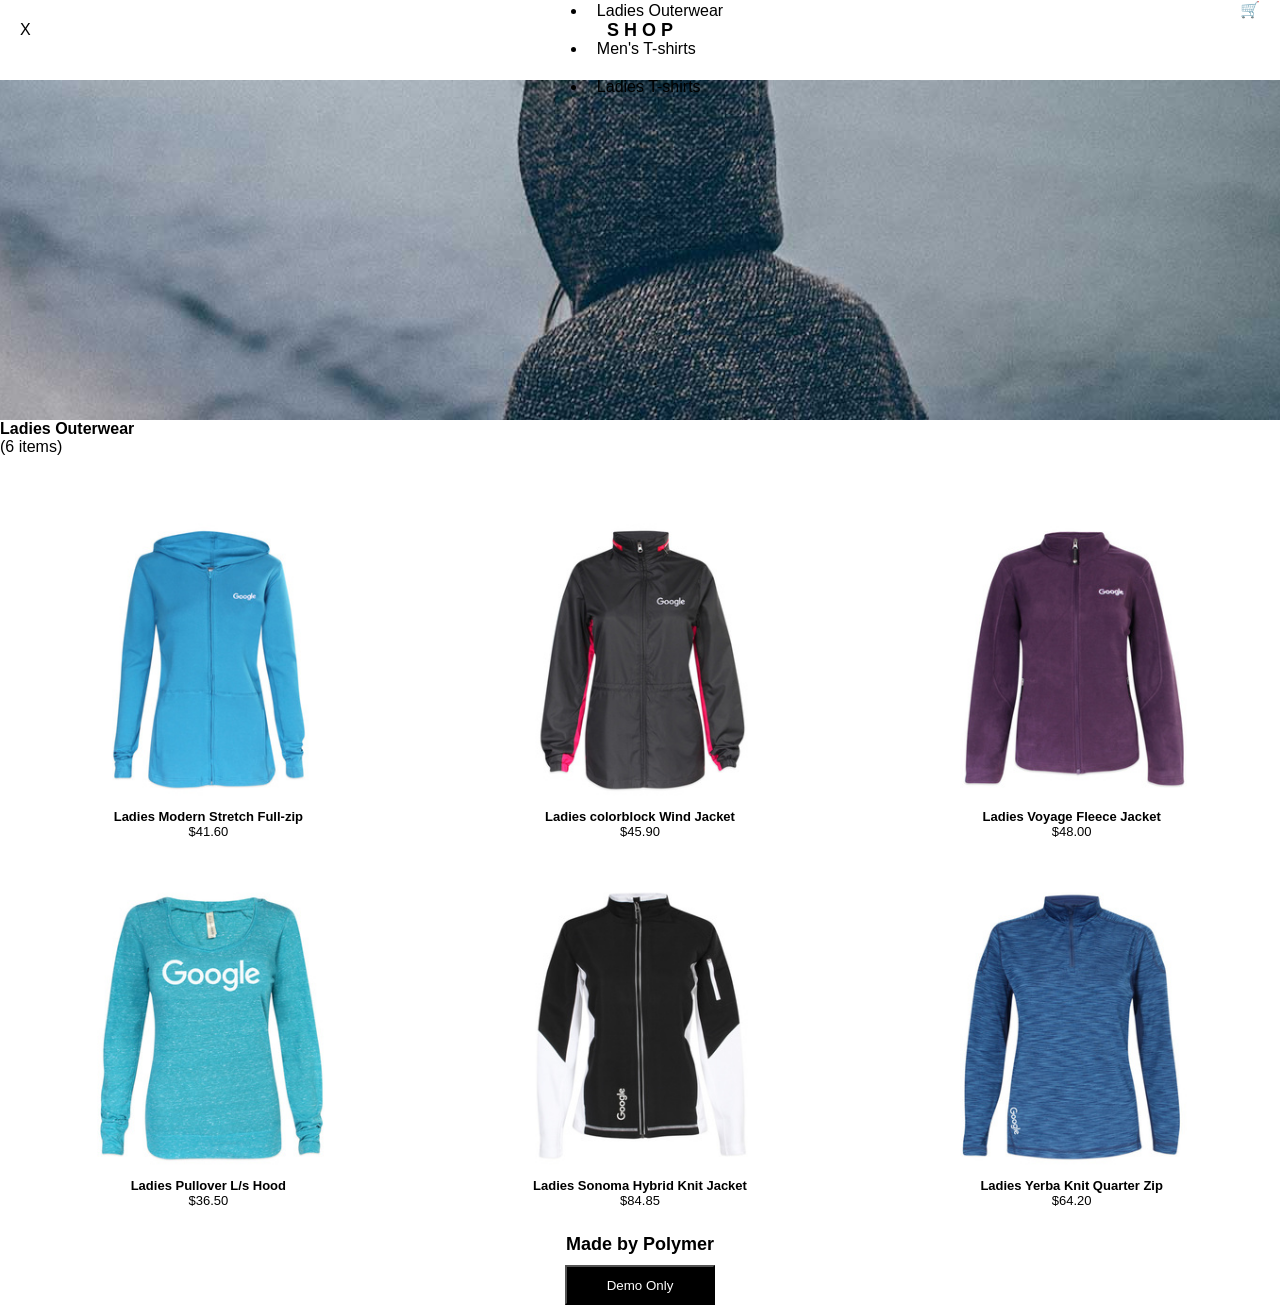
<file: ladiesoutwear.html>
<!DOCTYPE html>
<html lang="en">
<head>
    <meta charset="UTF-8">
    <meta name="viewport" content="width=device-width, initial-scale=1.0">
    <title>Document</title>

    <link href = "styles.css" rel = "stylesheet">
    

</head>
<body>
    <div class = "container">
        <div class = "main">
            <div class = "dup">
                <input type = "checkbox" id = "menu"><label for = "menu">☰</label>
                <div class = "navigator">
                    <label for = "menu" class = "close">X</label>
                    <ul class = "navbar">
                        <li class = "nav-item"><a href = "mensoutwear.html" class = "nav-link">Men's Outerwear</a></li>
                        <li class = "nav-item"><a href = "ladiesoutwear.html" class = "nav-link">Ladies Outerwear</a></li>
                        <li class = "nav-item"><a href = "menstshirts.html" class = "nav-link">Men's T-shirts</a></li>
                        <li class = "nav-item"><a href = "ladiestshirts.html" class = "nav-link">Ladies T-shirts</a></li>
                    </ul>
                </div>
            </div>
            <a href = "home.html"><div class = "title">S H O P</div></a>
            <a href = " " class = "cart">🛒</a>
        </div>
        <div class = "title-image">
            <a href = "ladiesoutwear.html"><img src = "./images/ladiesoutwear.png" alt = "mensoutwear"></a>
        </div>
        <span class = "men">Ladies Outerwear</span>
        <span class = "number">(6 items)</span>

        <div class = "items">
            <div class = "item1">
                <a href = ""><img src = "./images/P1_low.jpg"</a>
                <a href = ""><span class = "name">Ladies Modern Stretch Full-zip</h6></a>
                <a href = ""><span class = "cost">$41.60</p></a>
            </div>
            <div class = "item1">
                <a href = ""><img src = "./images/P2_low.jpg"</a>
                <a href = ""><span class = "name">Ladies colorblock Wind Jacket</h6></a>
                <a href = ""><span class = "cost">$45.90</p></a>
            </div>
            <div class = "item1">
                <a href = ""><img src = "./images/P3_low.jpg"</a>
                <a href = ""><span class = "name">Ladies Voyage Fleece Jacket</h6></a>
                <a href = ""><span class = "cost">$48.00</p></a>
            </div>
            <div class = "item1">
                <a href = ""><img src = "./images/P4_low.jpg"</a>
                <a href = ""><span class = "name">Ladies Pullover L/s Hood</h6></a>
                <a href = ""><span class = "cost">$36.50</p></a>
            </div>
            <div class = "item1">
                <a href = ""><img src = "./images/P5_low.jpg"</a>
                <a href = ""><span class = "name">Ladies Sonoma Hybrid Knit Jacket</h6></a>
                <a href = ""><span class = "cost">$84.85</p></a>
            </div>
            <div class = "item1">
                <a href = ""><img src = "./images/P6_low.jpg"</a>
                <a href = ""><span class = "name">Ladies Yerba Knit Quarter Zip</h6></a>
                <a href = ""><span class = "cost">$64.20</p></a>
            </div>
        </div>
            
            <div class = "footer">
            <a href = "https://polymer-library.polymer-project.org/3.0/docs/apps/"><div class = "title">Made by Polymer</div></a>
            <div class = "button"><button>Demo Only</button></div>



            </div>

        

    </div>
</file>
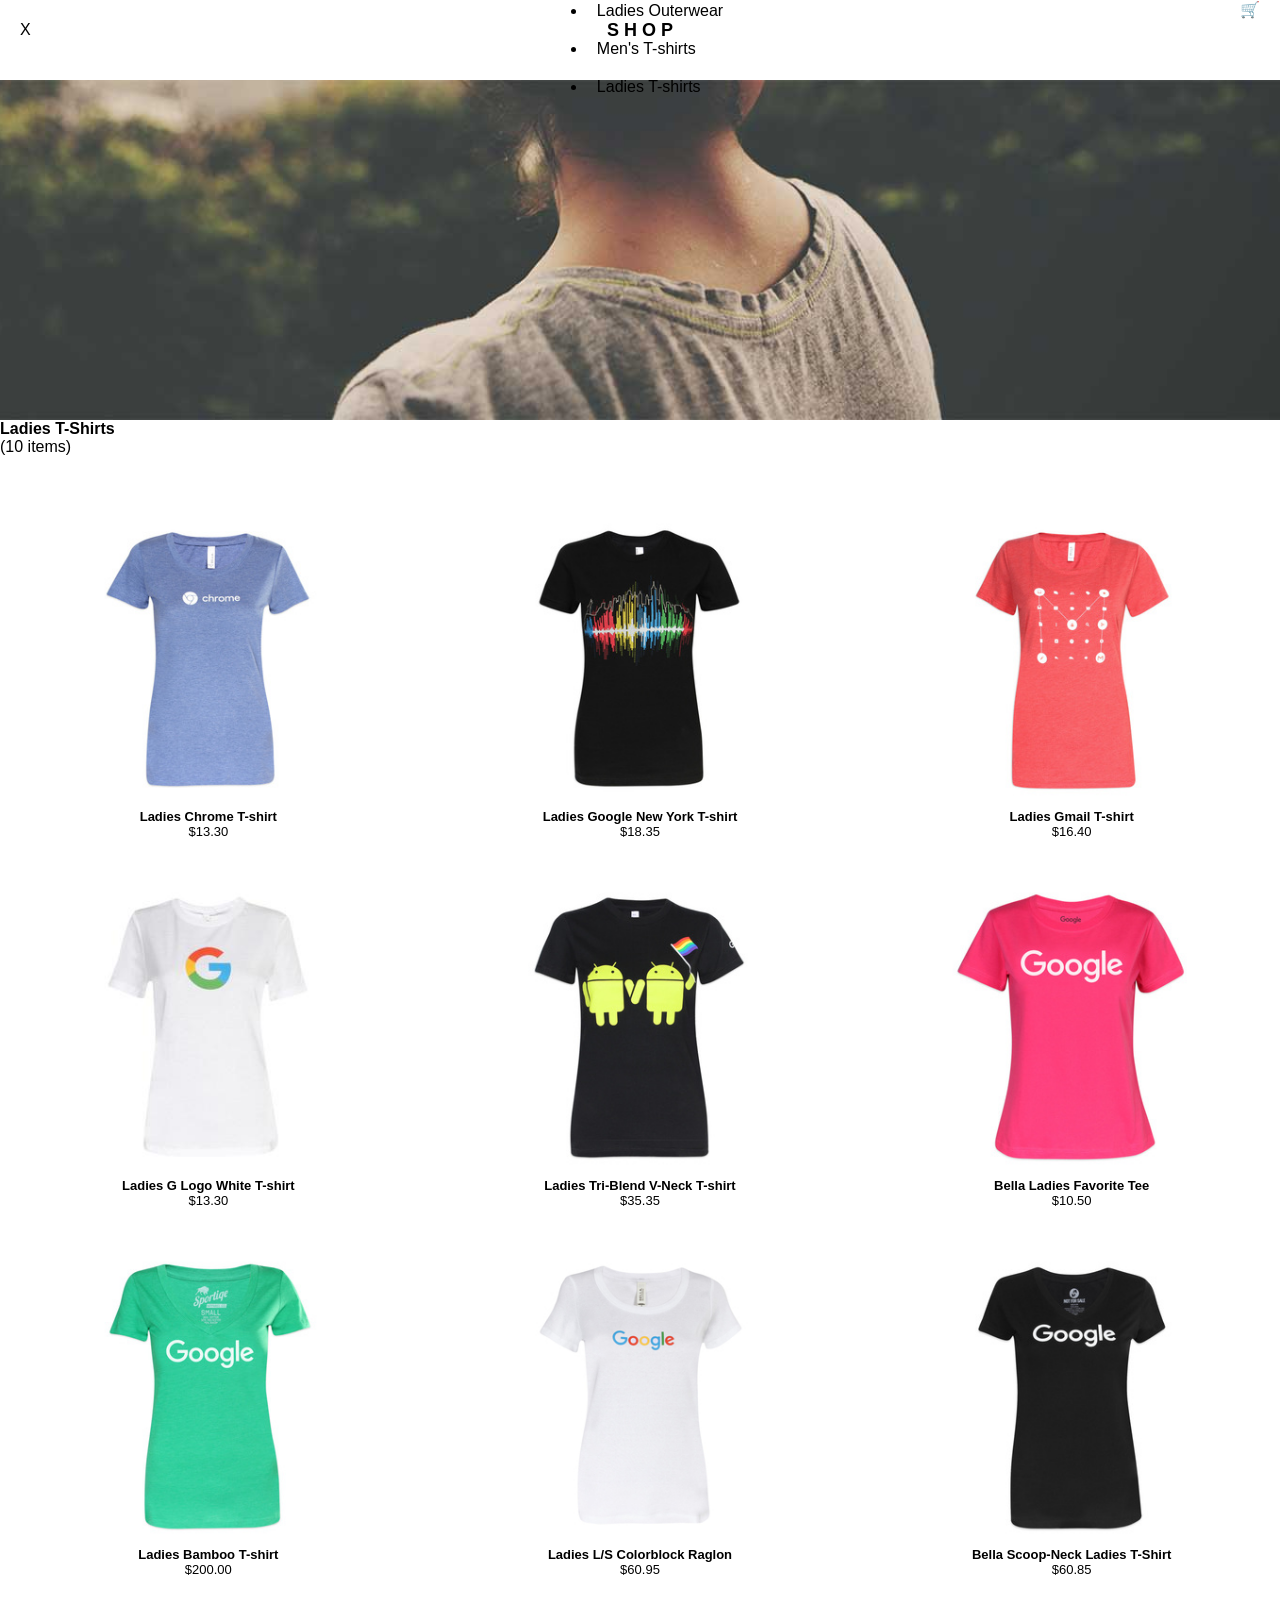
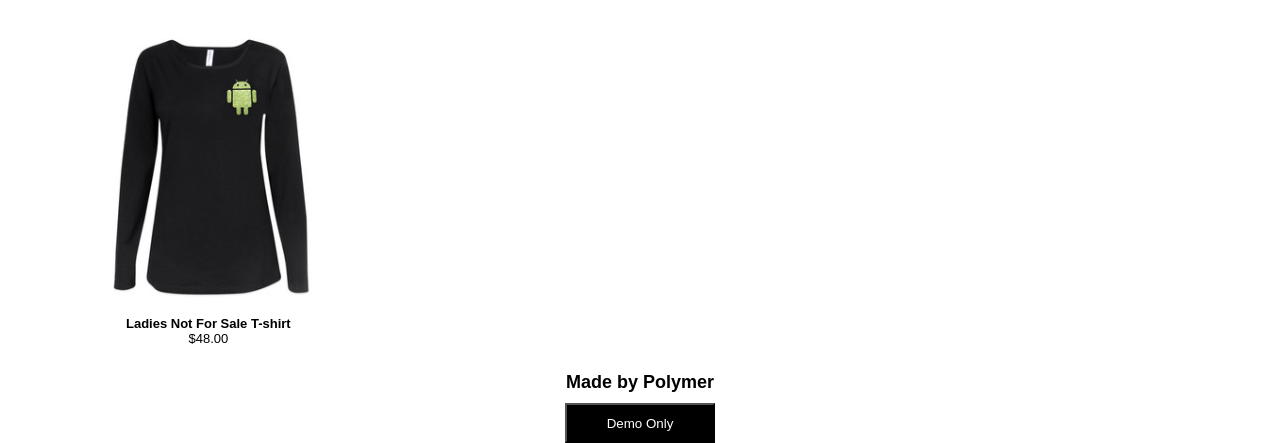
<file: ladiestshirts.html>
<!DOCTYPE html>
<html lang="en">
<head>
    <meta charset="UTF-8">
    <meta name="viewport" content="width=device-width, initial-scale=1.0">
    <title>Document</title>

    <link href = "styles.css" rel = "stylesheet">
    
</head>
<body>
    <div class = "container">
        <div class = "main">
            <div class = "dup">
                <input type = "checkbox" id = "menu"><label for = "menu">☰</label>
                <div class = "navigator">
                    <label for = "menu" class = "close">X</label>
                    <ul class = "navbar">
                        <li class = "nav-item"><a href = "mensoutwear.html" class = "nav-link">Men's Outerwear</a></li>
                        <li class = "nav-item"><a href = "ladiesoutwear.html" class = "nav-link">Ladies Outerwear</a></li>
                        <li class = "nav-item"><a href = "menstshirts.html" class = "nav-link">Men's T-shirts</a></li>
                        <li class = "nav-item"><a href = "ladiestshirts.html" class = "nav-link">Ladies T-shirts</a></li>
                    </ul>
                </div>
            </div>
            <a href = "home.html"><div class = "title">S H O P</div></a>
            <a href = " " class = "cart">🛒</a>
        </div>
        <div class = "title-image">
            <a href = "ladiestshirts.html"><img src = "./images/ladiestshirt.png" alt = "mensoutwear"></a>
        </div>
        <span class = "men">Ladies T-Shirts</span>
        <span class = "number">(10 items)</span>

        <div class = "items">
            <div class = "item1">
                <a href = ""><img src = "./images/p1.jpg"</a>
                <a href = ""><span class = "name">Ladies Chrome T-shirt</h6></a>
                <a href = ""><span class = "cost">$13.30</p></a>
            </div>
            <div class = "item1">
                <a href = ""><img src = "./images/p2.jpg"</a>
                <a href = ""><span class = "name">Ladies Google New York T-shirt</h6></a>
                <a href = ""><span class = "cost">$18.35</p></a>
            </div>
            <div class = "item1">
                <a href = ""><img src = "./images/p3.jpg"</a>
                <a href = ""><span class = "name">Ladies Gmail T-shirt</h6></a>
                <a href = ""><span class = "cost">$16.40</p></a>
            </div>
            <div class = "item1">
                <a href = ""><img src = "./images/p4.jpg"</a>
                <a href = ""><span class = "name">Ladies G Logo White T-shirt</h6></a>
                <a href = ""><span class = "cost">$13.30</p></a>
            </div>
            <div class = "item1">
                <a href = ""><img src = "./images/p5.jpg"</a>
                <a href = ""><span class = "name">Ladies Tri-Blend V-Neck T-shirt</h6></a>
                <a href = ""><span class = "cost">$35.35</p></a>
            </div>
            <div class = "item1">
                <a href = ""><img src = "./images/p6.jpg"</a>
                <a href = ""><span class = "name">Bella Ladies Favorite Tee</h6></a>
                <a href = ""><span class = "cost">$10.50</p></a>
            </div>
            <div class = "item1">
                <a href = ""><img src = "./images/p7.jpg"</a>
                <a href = ""><span class = "name">Ladies Bamboo T-shirt</h6></a>
                <a href = ""><span class = "cost">$200.00</p></a>
            </div>
            <div class = "item1">
                <a href = ""><img src = "./images/p8.jpg"</a>
                <a href = ""><span class = "name">Ladies L/S Colorblock Raglon</h6></a>
                <a href = ""><span class = "cost">$60.95</p></a>
            </div>
            <div class = "item1">
                <a href = ""><img src = "./images/p9.jpg"</a>
                <a href = ""><span class = "name">Bella Scoop-Neck Ladies T-Shirt</h6></a>
                <a href = ""><span class = "cost">$60.85</p></a>
            </div>
            <div class = "item1">
                <a href = ""><img src = "./images/p10.jpg"</a>
                <a href = ""><span class = "name">Ladies Not For Sale T-shirt</h6></a>
                <a href = ""><span class = "cost">$48.00</p></a>
            </div>
        </div>
            <div class = "footer">
            <a href = "https://polymer-library.polymer-project.org/3.0/docs/apps/"><div class = "title">Made by Polymer</div></a>
            <div class = "button"><button>Demo Only</button></div>



        </div>

    </div>
</file>
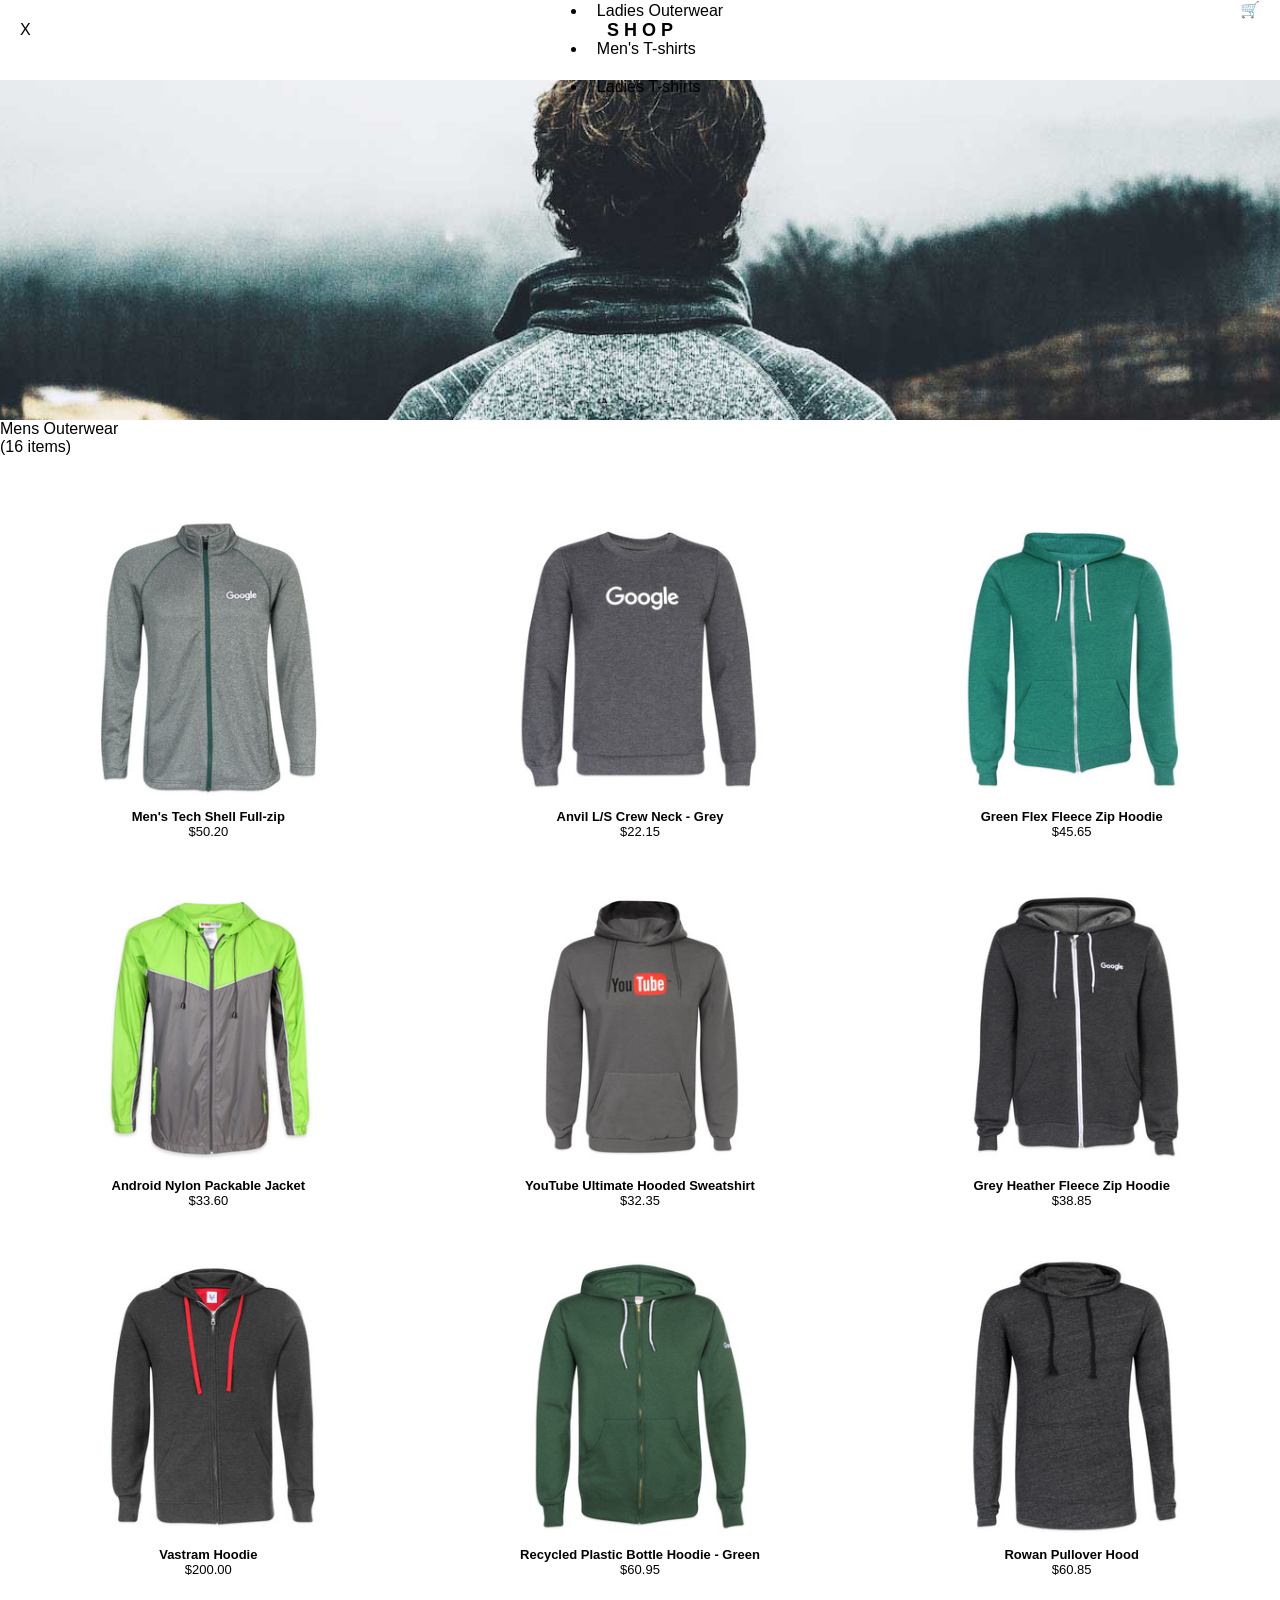
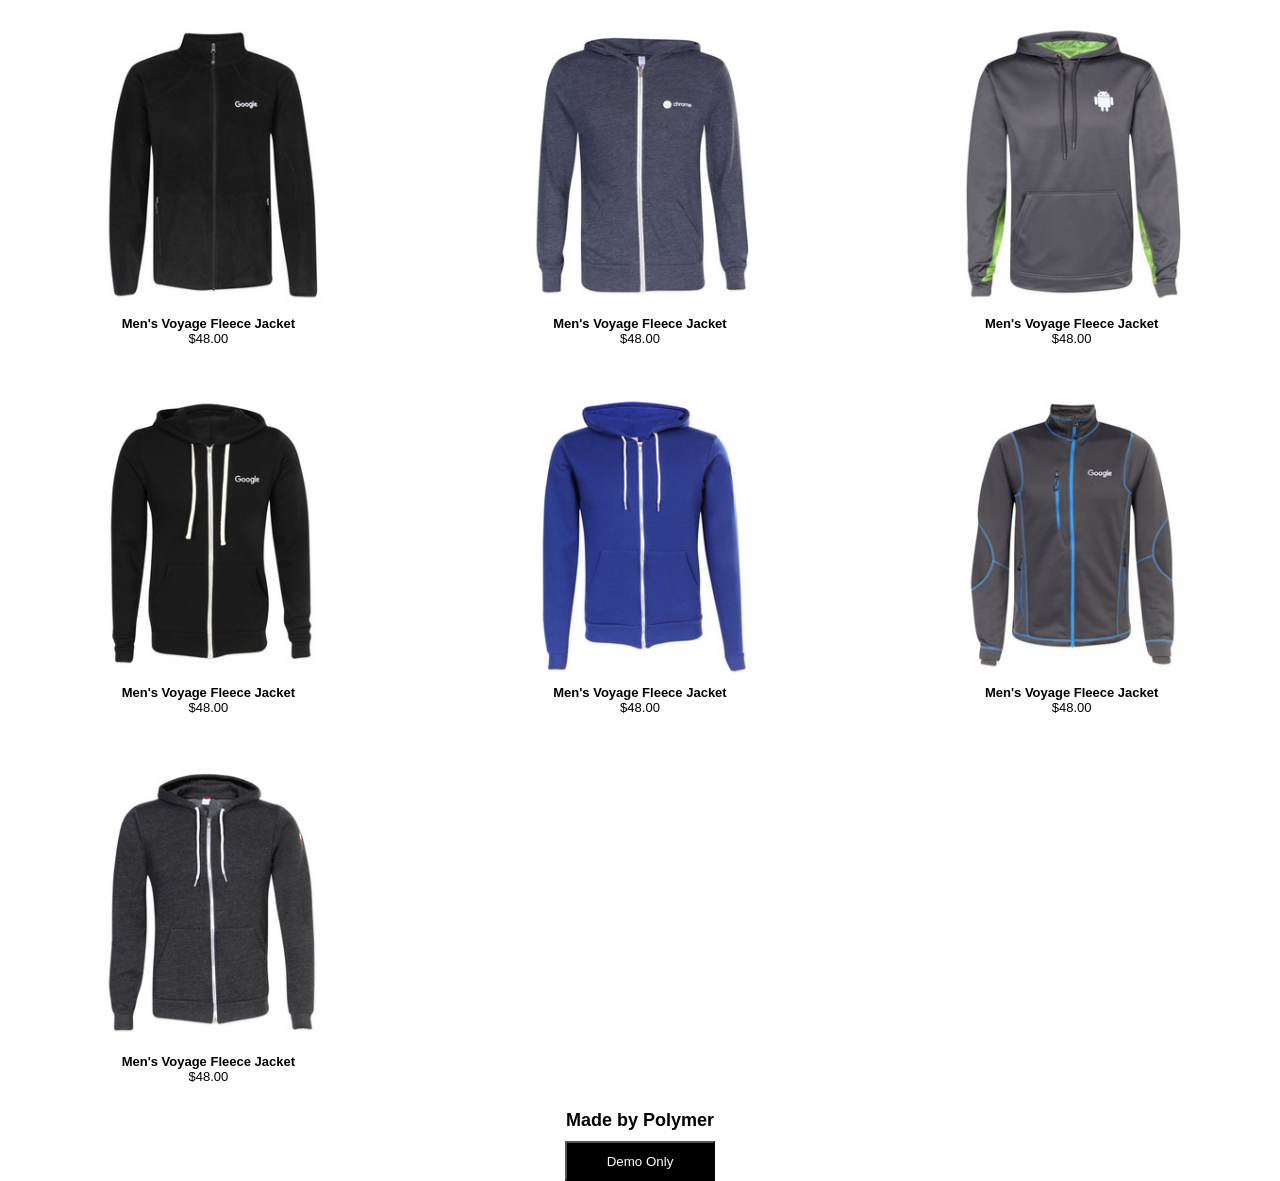
<file: mensoutwear.html>
<!DOCTYPE html>
<html lang="en">
<head>
    <meta charset="UTF-8">
    <meta name="viewport" content="width=device-width, initial-scale=1.0">
    <title>Document</title>

    <link href = "styles.css" rel = "stylesheet">
    
    
</head>
<body>
    <div class = "container">
        <div class = "main">
            <div class = "dup">
                <input type = "checkbox" id = "menu"><label for = "menu">☰</label>
                <div class = "navigator">
                    <label for = "menu" class = "close">X</label>
                    <ul class = "navbar">
                        <li class = "nav-item"><a href = "mensoutwear.html" class = "nav-link">Men's Outerwear</a></li>
                        <li class = "nav-item"><a href = "ladiesoutwear.html" class = "nav-link">Ladies Outerwear</a></li>
                        <li class = "nav-item"><a href = "menstshirts.html" class = "nav-link">Men's T-shirts</a></li>
                        <li class = "nav-item"><a href = "ladiestshirts.html" class = "nav-link">Ladies T-shirts</a></li>
                    </ul>
                </div>
            </div>
            <a href = "home.html"><div class = "title">S H O P</div></a>
            <a href = " " class = "cart">🛒</a>
        </div>
        <div class = "title-image">
            <a href = "mensoutwear.html"><img src = "./images/mensoutwear.png" alt = "mensoutwear"></a>
        </div>
        <span id = "men">Mens Outerwear</span>
        <span id = "number">(16 items)</span>

        

        <div class = "items">
            <div class = "item1">
                <a href = "each-item-page.html"><img src = "./images/P1_mow.jpg"></a>
                <a href = ""><span class = "name">Men's Tech Shell Full-zip</span></a>
                <a href = ""><span class = "cost">$50.20</span></a>
            </div>
            <div class = "item1">
                <a href = "each-item-page.html"><img src = "./images/P2_mow.jpg"></a>
                <a href = ""><span class = "name">Anvil L/S Crew Neck - Grey</h6></a>
                <a href = ""><span class = "cost">$22.15</p></a>
            </div>
            <div class = "item1">
                <a href = "each-item-page.html"><img src = "./images/P3_mow.jpg"></a>
                <a href = ""><span class = "name">Green Flex Fleece Zip Hoodie</h6></a>
                <a href = ""><span class = "cost">$45.65</p></a>
            </div>
            <div class = "item1">
                <a href = "each-item-page.html"><img src = "./images/P4_mow.jpg"></a>
                <a href = ""><span class = "name">Android Nylon Packable Jacket</h6></a>
                <a href = ""><span class = "cost">$33.60</p></a>
            </div>
            <div class = "item1">
                <a href = "each-item-page.html"><img src = "./images/P5_mow.jpg"></a>
                <a href = ""><span class = "name">YouTube Ultimate Hooded Sweatshirt</h6></a>
                <a href = ""><span class = "cost">$32.35</p></a>
            </div>
            <div class = "item1">
                <a href = "each-item-page.html"><img src = "./images/P6_mow.jpg"></a>
                <a href = ""><span class = "name">Grey Heather Fleece Zip Hoodie</h6></a>
                <a href = ""><span class = "cost">$38.85</p></a>
            </div>
            <div class = "item1">
                <a href = "each-item-page.html"><img src = "./images/P7_mow.jpg"></a>
                <a href = ""><span class = "name">Vastram Hoodie</h6></a>
                <a href = ""><span class = "cost">$200.00</p></a>
            </div>
            <div class = "item1">
                <a href = "each-item-page.html"><img src = "./images/P8_mow.jpg"></a>
                <a href = ""><span class = "name">Recycled Plastic Bottle Hoodie - Green</h6></a>
                <a href = ""><span class = "cost">$60.95</p></a>
            </div>
            <div class = "item1">
                <a href = "each-item-page.html"><img src = "./images/P9_mow.jpg"></a>
                <a href = ""><span class = "name">Rowan Pullover Hood</h6></a>
                <a href = ""><span class = "cost">$60.85</p></a>
            </div>
            <div class = "item1">
                <a href = "each-item-page.html"><img src = "./images/P10_mow.jpg"></a>
                <a href = ""><span class = "name">Men's Voyage Fleece Jacket</h6></a>
                <a href = ""><span class = "cost">$48.00</p></a>
            </div>
            <div class = "item1">
                <a href = "each-item-page.html"><img src = "./images/P11_mow.jpg"></a>
                <a href = ""><span class = "name">Men's Voyage Fleece Jacket</h6></a>
                <a href = ""><span class = "cost">$48.00</p></a>
            </div>
            <div class = "item1">
                <a href = "each-item-page.html"><img src = "./images/P12_mow.jpg"</a>
                <a href = ""><span class = "name">Men's Voyage Fleece Jacket</h6></a>
                <a href = ""><span class = "cost">$48.00</p></a>
            </div>
            <div class = "item1">
                <a href = "each-item-page.html"><img src = "./images/P13_mow.jpg"></a>
                <a href = ""><span class = "name">Men's Voyage Fleece Jacket</h6></a>
                <a href = ""><span class = "cost">$48.00</p></a>
            </div>
            <div class = "item1">
                <a href = "each-item-page.html"><img src = "./images/P14_mow.jpg"></a>
                <a href = ""><span class = "name">Men's Voyage Fleece Jacket</h6></a>
                <a href = ""><span class = "cost">$48.00</p></a>
            </div>
            <div class = "item1">
                <a href = "each-item-page.html"><img src = "./images/P15_mow.jpg"></a>
                <a href = ""><span class = "name">Men's Voyage Fleece Jacket</h6></a>
                <a href = ""><span class = "cost">$48.00</p></a>
            </div>
            <div class = "item1">
                <a href = "each-item-page.html"><img src = "./images/P16_mow.jpg"></a>
                <a href = ""><span class = "name">Men's Voyage Fleece Jacket</h6></a>
                <a href = ""><span class = "cost">$48.00</p></a>
            </div>
           
        </div>

            <div class = "footer">
                <a href = "https://polymer-library.polymer-project.org/3.0/docs/apps/"><div class = "title">Made by Polymer</div></a>
                <div class = "button"><button>Demo Only</button></div>



            </div>
    </div>
</file>
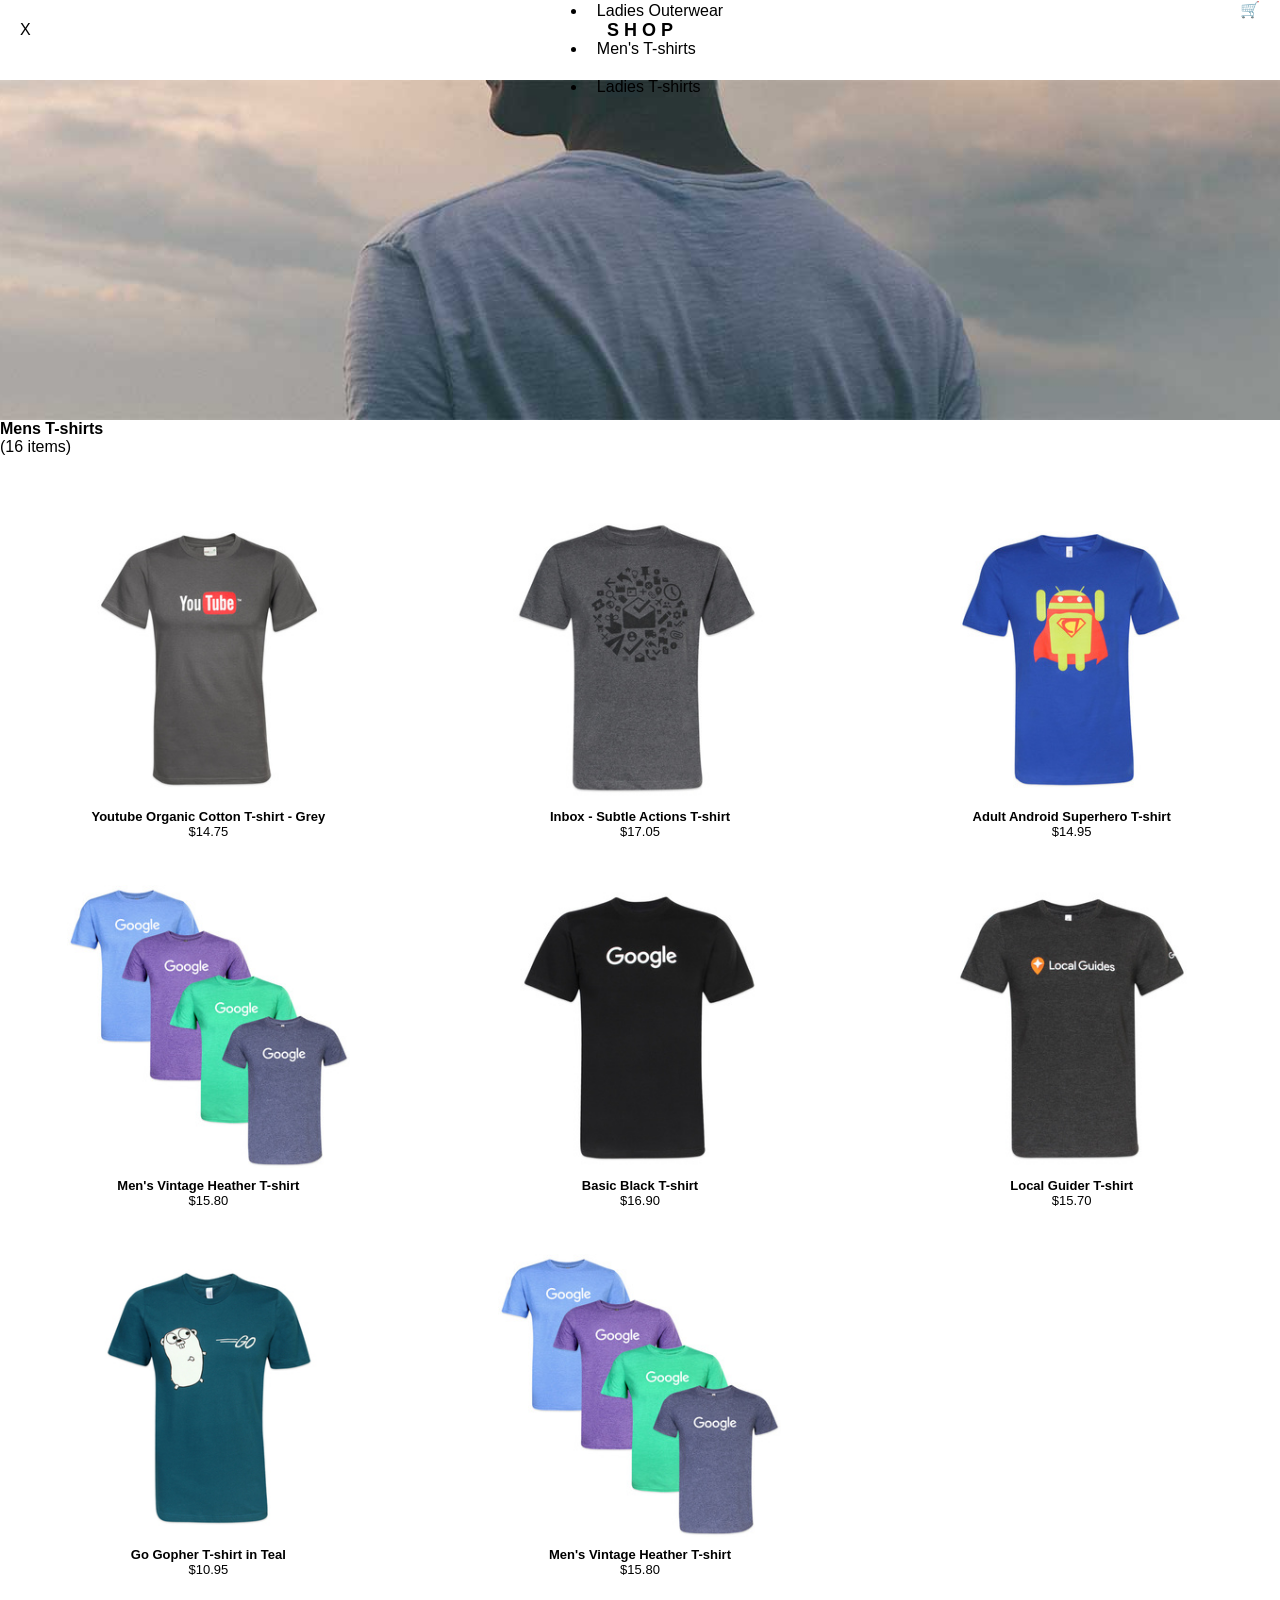
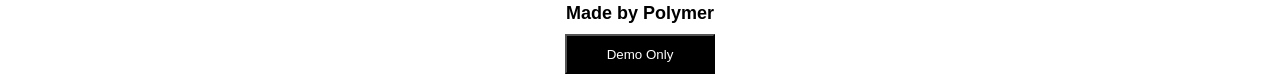
<file: menstshirts.html>
<!DOCTYPE html>
<html lang="en">
<head>
    <meta charset="UTF-8">
    <meta name="viewport" content="width=device-width, initial-scale=1.0">
    <title>Document</title>

    <link href = "styles.css" rel = "stylesheet">
    
    
</head>
<body>
    <div class = "container">
        <div class = "main">
            <div class = "dup">
                <input type = "checkbox" id = "menu"><label for = "menu">☰</label>
                <div class = "navigator">
                    <label for = "menu" class = "close">X</label>
                    <ul class = "navbar">
                        <li class = "nav-item"><a href = "mensoutwear.html" class = "nav-link">Men's Outerwear</a></li>
                        <li class = "nav-item"><a href = "ladiesoutwear.html" class = "nav-link">Ladies Outerwear</a></li>
                        <li class = "nav-item"><a href = "menstshirts.html" class = "nav-link">Men's T-shirts</a></li>
                        <li class = "nav-item"><a href = "ladiestshirts.html" class = "nav-link">Ladies T-shirts</a></li>
                    </ul>
                </div>
            </div>
            <a href = "home.html"><div class = "title">S H O P</div></a>
            <a href = " " class = "cart">🛒</a>
        </div>
        <div class = "title-image">
            <a href = "menstshirts.html"><img src = "./images/menstshirt.png" alt = "mensoutwear"></a>
        </div>
        <span class = "men">Mens T-shirts</span>
        <span class = "number">(16 items)</span>

        <div class = "items">
            <div class = "item1">
                <a href = ""><img src = "./images/Product1-tshirt.jpg"</a>
                <a href = ""><span class = "name">Youtube Organic Cotton T-shirt - Grey</h6></a>
                <a href = ""><span class = "cost">$14.75</p></a>
            </div>
            <div class = "item1">
                <a href = ""><img src = "./images/Product2-tshirt.jpg"</a>
                <a href = ""><span class = "name">Inbox - Subtle Actions T-shirt</h6></a>
                <a href = ""><span class = "cost">$17.05</p></a>
            </div>
            <div class = "item1">
                <a href = ""><img src = "./images/Product3-tshirt.jpg"</a>
                <a href = ""><span class = "name">Adult Android Superhero T-shirt</h6></a>
                <a href = ""><span class = "cost">$14.95</p></a>
            </div>
            <div class = "item1">
                <a href = ""><img src = "./images/Product4-tshirt.jpg"</a>
                <a href = ""><span class = "name">Men's Vintage Heather T-shirt</h6></a>
                <a href = ""><span class = "cost">$15.80</p></a>
            </div>
            <div class = "item1">
                <a href = ""><img src = "./images/Product5-tshirt.jpg"</a>
                <a href = ""><span class = "name">Basic Black T-shirt</h6></a>
                <a href = ""><span class = "cost">$16.90</p></a>
            </div>
            <div class = "item1">
                <a href = ""><img src = "./images/Product6-tshirt.jpg"</a>
                <a href = ""><span class = "name">Local Guider T-shirt</h6></a>
                <a href = ""><span class = "cost">$15.70</p></a>
            </div>
            <div class = "item1">
                <a href = ""><img src = "./images/Product7-tshirt.jpg"</a>
                <a href = ""><span class = "name">Go Gopher T-shirt in Teal</h6></a>
                <a href = ""><span class = "cost">$10.95</p></a>
            </div>
            <div class = "item1">
                <a href = ""><img src = "./images/Product4-tshirt.jpg"</a>
                <a href = ""><span class = "name">Men's Vintage Heather T-shirt</h6></a>
                <a href = ""><span class = "cost">$15.80</p></a>
            </div>
        </div>
    
            <div class = "footer">
            <a href = "https://polymer-library.polymer-project.org/3.0/docs/apps/"><div class = "title">Made by Polymer</div></a>
            <div class = "button"><button>Demo Only</button></div>



        
        </div>
    </div>
</file>
<file: styles.css>
/* home page css */

    * {
        box-sizing: border-box;
    }

    body {
        margin: 0;
        padding: 0;
        overflow-x: hidden;
    }


    
    .home-container {
      
        display: flex;
        flex-direction: column;
        width: auto;
        
        
    }

    .title {
        margin-top: 10px;
    }
    

    .container img{
        max-width: 100%;
        height: auto;
     
      
        
    }
    .navigator label{
        display: flex;
        justify-content: flex-start;
        color: black;


    }
    .main {
        display: flex;
        justify-content: center;
        align-items: center;
        position: relative;
        height: 40px;
        width: 100%;
        margin: 0;
        padding: 0;
       
    }

    .main .title {

        position: absolute;
        left: 50%;
        transform: translate(-50%);
        margin: 0;
        padding: 0;
        text-align: center;
    }
    label{
        position: absolute;
        left: 20px;
    }

    .cart {
        position: absolute;
        top: 0;
        right: 20px;
      
    }

    a {
        text-decoration: none;
        color: black;
    }

    
    .navigator {
        display: none;
    
    
    }
    #menu {
        display: none;
        
    } 



    
    


    

    

    #menu:checked ~ .main .navigator {
        display: flex;
        flex-direction: column;
        justify-content: flex-start;
        align-items: flex-start;
        position: fixed;
        left: 0;
        height: 100vh;
        width: 250px;
        background-color: white;
        
    
    }

    .navigator a{
        display: block;
        position: static;
        height: auto;
        margin: 0;
        padding: 15px;
        background-color: white;
        
        cursor: pointer;
    
        
       
    }

    



    .menoutwear, .ladiesoutwear{
        margin-top: 20px;
        display: flex;
        flex-direction: column;
        align-items: center;
        gap: 10px;
        width: 100%;
    }

    .menoutwear img, .ladiesoutwear img{
        width: 100%;
        height: 250px;
        object-fit: cover;
        display: block;
    }


    .title, .items .item1 a {
        
        color: black;
        text-align: center;
        font-size: large;
        font-weight: bold;
        margin: 0;
    }

    

    .tshirts {
        
        margin-top: 20px;
        display: flex;
        
    }

    .tshirts img {
        width: 100%;
        height: 200px;
        object-fit: cover;
        display: block;
    }

    

    .tshirts .title {
        margin-top: 20px;
        display: flex;
        justify-content: space-around;
       
    }

    .tshirts .shop {
        margin-top: 20px;
        display: flex;
        justify-content: space-around;
        
    }

    .shop button {
       
        height: 40px;
        width: 150px;
        margin-bottom: 10px;
        

    }


    
    .footer {
        
        display: flex;
        flex-direction: column;
        align-items: center;
        gap: 10px;
    }

    


    .footer .button button {
        height: 40px;
        width: 150px;
        background-color: black;
        color: white;
        
     
    } 

    .category-options {
        display: none;
    }

    .products section {
        display: none;
    }

    .products:not(:has(section:target)) #mensoutwear {
        display: block;
    }

    .products section:target {
        display: block;
    }

   
    body:has(#mensoutwear:target) .navigator a[href$="#mensoutwear"],
    body:has(#ladiesOutWear:target) .navigator a[href$="#ladiesOutWear"],
    body:has(#menstshirts:target) .navigator a[href$="#menstshirts"],
    body:has(#ladiestshirts:target) .navigator a[href$="#ladiestshirts"] {
        font-weight: bold;
        
    }

    body:not(:has(section:target)) .navigator a[href$="#mensoutwear"] {
        font-weight: bold;
    
    }

    @media(min-width: 768px) { 
        img {
            margin-top: 20px;
        }
        .container {
            display: flex;
            flex-direction: column;
            width: auto;
        
        }

        .tshirts {
            margin-top: 20px;
            display: flex;
            align-items: flex-start;
            width: 100%;
        }

        .tshirt-item {
            flex: 1;
            display: flex;
            flex-direction: column;
            align-items: center;
        }



        .tshirts img {
       
            margin-right: 0px;
            width: 100%;
            height: 400px;
            object-fit: cover;
           
        }

       

       
        
        .navigator {
        
            display: flex;
            flex-direction: row;
            justify-content: center;
            align-items: center;
            gap: 25px;
            margin-top: 0;
            position: static;
            width: auto;
            height: auto;
            margin-top: 20px;
            background-color: transparent;



           

        }

        .navigator a {
            display: block;
            position: static;
            padding: 10px;
            background-color: transparent;
            white-space: nowrap;
        }

        .hamberger, .hamberger-symbol {
            display: none;
        }

        body:has(#mensoutwear:target) .navigator a[href$="#mensoutwear"],
        body:has(#ladiesOutWear:target) .navigator a[href$="#ladiesOutWear"],
        body:has(#menstshirts:target) .navigator a[href$="#menstshirts"],
        body:has(#ladiestshirts:target) .navigator a[href$="#ladiestshirts"] {
            font-weight: bold;
            border-bottom: 2px solid black;
        
        }

        body:not(:has(section:target)) .navigator a[href$="#mensoutwear"] {
            font-weight: bold;
            border-bottom: 2px solid black;
    
        }

        


        
    }

    @media(min-width: 1200px) {
        
        .menoutwear, .ladiesoutwear{
        margin-top: 20px;
        display: flex;
        flex-direction: column;
        align-items: center;
        gap: 10px;
        width: 100%;
    }

    .menoutwear img, .ladiesoutwear img{
        margin-top: 20px;
        max-width: 100%;
        height: auto;
        object-fit: cover;
        display: block;
      
    }
    body:has(#mensoutwear:target) .navigator a[href$="#mensoutwear"],
    body:has(#ladiesOutWear:target) .navigator a[href$="#ladiesOutWear"],
    body:has(#menstshirts:target) .navigator a[href$="#menstshirts"],
    body:has(#ladiestshirts:target) .navigator a[href$="#ladiestshirts"] {
        font-weight: bold;
        border-bottom: 2px solid black;
        
    }

    body:not(:has(section:target)) .navigator a[href$="#mensoutwear"] {
        font-weight: bold;
        border-bottom: 2px solid black;
    
    }
}

    

/* item-listing-page css */
   

         .container {
            display: flex;
            flex-direction: column;
            width: auto;
       
        
        
        }

       

        .items {
            margin-top: 20px;
            display: grid;
            grid-template-columns: 1fr 1fr;
            justify-items: center;
        }

        .items img {
            
            width: auto;
            height: auto;
            object-fit: cover;
            

        }

        .title-image {
            display: none;
        }

        .items span {
            
            font-size: small;
            display: flex;
            flex-direction: column;
        }

        .name {
            margin-top: 10px;
        }

        .cost {
            
            font-weight: lighter;
        }

        .category-item {
            display: flex;
            flex-direction: column;
            justify-content: center;
            align-items: center;
            margin-top: 10px;
          
        }
        .men {
            font-weight: bold;
        }

        

        

        

        @media(min-width: 768px) {
            .items img {
                margin-top: 20px;
                width: 100%;
                height: 283px;
                object-fit: cover;
                display: block;

            }

            .title-image {
                margin-top: 20px;
                display: flex;
                flex-direction: column;
                align-items: center;
                gap: 10px;
                width: auto;
            }

            .title-image img {
                width: auto;
                height: 340px;
                object-fit: cover;
                display: block;
            }
            .items {
                width: 100%;
                height: auto;
                display: grid;
                grid-template-columns: 1fr 1fr 1fr;
                column-gap: 20px;
                margin-top: 40px;

            }

           

            .hamberger, .hamberger-symbol {
                display: none;
            }


        }

        @media(min-width: 1200px) {
            .items {
                display: grid;
                column-gap: 15px;
                

            }
        }


/* item-listing-page css */

        .item-description {
            margin: 20px 30px;
            width: auto;
            color: rgb(132, 126, 126);
            font-size: small;
           
            
        }

        .item-images {
            text-align: center;
            margin: 10px;
           
        }

        .item-images img {
            height: 100%;
            width: 600px;
        }

        hr {
            width: 100%;
            color: rgb(132, 126, 126);
        }

        

        .item-title {
            font-size: 24px;
            font-weight: bold;
            color: black;
            line-height: 28px;
            margin: 0;
            margin-left: 10px;
        }

        .item-price {
            margin-left: 10px;
            margin-bottom: 30px;
        }
        
        .item-size, .item-quantity {
            display: flex;
            gap: 20px;
            margin: 10px;
            margin-left: 0;
            align-items: center;
            padding-left: 0;

        } 

        .size {

            width: 80px;
        }

        .sizes {
            flex: 1;
        }

        select {
            border: none;
            background-color: transparent;
            width: 100%;
            padding: 10px;

           


        }

        .add-cart button{
            height: 30px;
            width: 100%;
            border-radius: 0;

        }

        

        .item-description section {
            display: none;
        }

        .item-description:not(:has(section:target)) #mens-item-description {
            display: block;
        }

        .item-description section:target {
            display: block;
        }

        .cart-popup {
            position: relative;
            max-width: 100%;
            background-color: white;
            height: 200px;
            
    
 
        }

        .cart-popup label {
            position: absolute;
            top: 10px;
            right: 20px;
            left: auto;
            cursor: pointer;
        }

        .title-cart {
            margin-left: 30px;
        }

       

        #cart-open #cart-closed {
            display: none;
        }

        .add-cart .add-cart-btn {
            display: block;
            height: 30px;
            line-height: 30px;
            width: 100%;
            text-align: center;
            background-color: black;
            color: white;
            cursor: pointer;
        }

        


        @media(min-width: 768px) {
            
            .item-images {
                margin: 64px 0px 64px 0px;
                height: 600px;
                width: 600px;
            }

            .item-images img {
                height: 600px;
                width: auto;
            }

            .item-details {
                height: 600px;
                width: 500px;
                margin: 128px 32px 64px 32px;
            }
            
            .item-description section:target,
            .item-description:not(:has(section:target)) #mens-item-description {
                display: flex;
                justify-content: center;
                width: 100%;
                gap: 10px;
            }

            .add-cart .add-cart-btn {
                height: 30px;
                width: 200px;
            }

        }



/* cart css */

        .cart-page {
            display: flex;
            flex-direction: column;
            padding: 20px 20px;
            font-size: 18px;
        }

        .cart-item {
            display: grid;
            grid-template-columns: 80px 1fr auto;
            column-gap: 30px;
            row-gap: 10px;
            align-items: center;
            padding: 20px 0;
        }
       

        .image-item {
            grid-row: 1 / 3;
            height: 80px;
            width: 80px;
            
        }

        .image-item img {
            width: 100%;
            height: 100%;
            object-fit: contain;
        }

        .item-name {
           
            font-size: 18px;
            font-weight: 500;
            margin: 0;
            

        }

        .cart-remove {
            position: static;
            cursor: pointer;
            color: black;
            font-size: 22px;
        }

        .remove-check {
            display: none;
        }

        .item-meta {
            grid-column: 2 / 4;
            display: flex;
            justify-content: flex-end;
            align-items: center;
            gap: 40px;
            color: #777;
        }

        .item-meta select {
            border: none;
            background: transparent;
            font-size: 18px;
            width: auto;
            padding: 0;
        }

        .cart-summary {
            margin-top: 20px;
        }

        .cart-summary-row {
            display: flex;
            justify-content: flex-end;
            gap: 45px;
            font-weight: bold;
        }

        .checkout-button {
            display: block;
            margin: 30px 0  auto auto;
            width: auto;
            padding: 12px 0;
            text-align: center;
            background: black;
            color: white;
        }

        .cart-item:has(.remove-check:checked) {
            display: none;
        }

        

        @media (min-width: 768px) {
            
            .cart-page {
                max-width: 1000px;
                margin: 0 auto;
                padding: 20px 40px;
            }

            .cart-item {
                grid-template-columns: 80px 1fr auto auto;   
                column-gap: 40px;
                align-items: center;
            }

            .image-item {
                grid-row: 1;              
                grid-column: 1;
            }

            .item-name {
                grid-row: 1;
                grid-column: 2;
                text-align: left;
            }

            .item-meta {
                grid-row: 1;                
                grid-column: 3;
                gap: 50px;

            }

            .cart-item label {
                grid-row: 1;
                grid-column: 4;             
                justify-self: end;
            }

           

            .checkout-button {
                height: 50px;
                width: 200px;
                margin-right: 0px;
                
            }

            .cart-container .navigator {
                display: none;
            }
        }

        

   

/* checkout page css */

        body {
            overflow-x: hidden;
            font-family: 'Roboto', 'Noto', sans-serif;
            height: 100%;
        }
        .shippingAddress, .payment {
            max-width: 768px;
            margin-top: 50px;
            margin-left: 20px;
            margin-bottom: 100px;
            margin-right: 10px;
        }
        

        .header {
            margin-top: 20px;
            display: flex;
            flex-direction: column;
            align-items: center;

        }

        .head {
            font-weight: bolder;
            font-size: larger;
            margin-bottom: 5px;
        }

        label {
            display: block;
        }

        .ordersummary {
            max-width: 768px;

        }

        .details, .total {
            display: flex;
            justify-content: space-between;
        }

        .line-input, select {
            border: none;
            background: transparent;
            border-bottom: 2px solid #c5bcbc;
            padding: 5px 0;
            width: 100%;
            font-size: 16px;
            padding-bottom: 10px;
            margin-bottom: 10px;
           
         
        }

        .line-input:focus {
            outline: none;
            border-bottom-color: black;
        }

        .stateandpin {
            display: grid;
            grid-template-columns: 1fr 1fr;
            gap: 10px;
        }

        .date {
            display: grid;
            grid-template-columns: 1fr 1fr 1fr;
            gap: 10px;

        }


        .order-button button{
            font-size : 20px;
            width: 100%;
            height: 50px;
            background-color: blue;
            color: white;
        }

        hamberger-symbol {
            display: none;
        }


        @media(min-width: 768px) {
            .checkout-container .navigator {
                display: none;
            }
            .shippingAddress, .payment {
                width: 330px;
                height: 650px;
                

            }

            .checkout {
                display: grid;
                grid-template-columns: 1fr 1fr;
                column-gap: 10px;
            }

            .order-button button{
                font-size : 20px;
                width: 150px;
                height: auto;
                background-color: white;
                color: black;
            }
        }

        @media(min-width: 1200px) {
            .checkout {
                display: flex;
                justify-content: center;
                gap: 20px;
            }

            #billing {
                margin-left: 520px;
                
            }

        }
</file>
